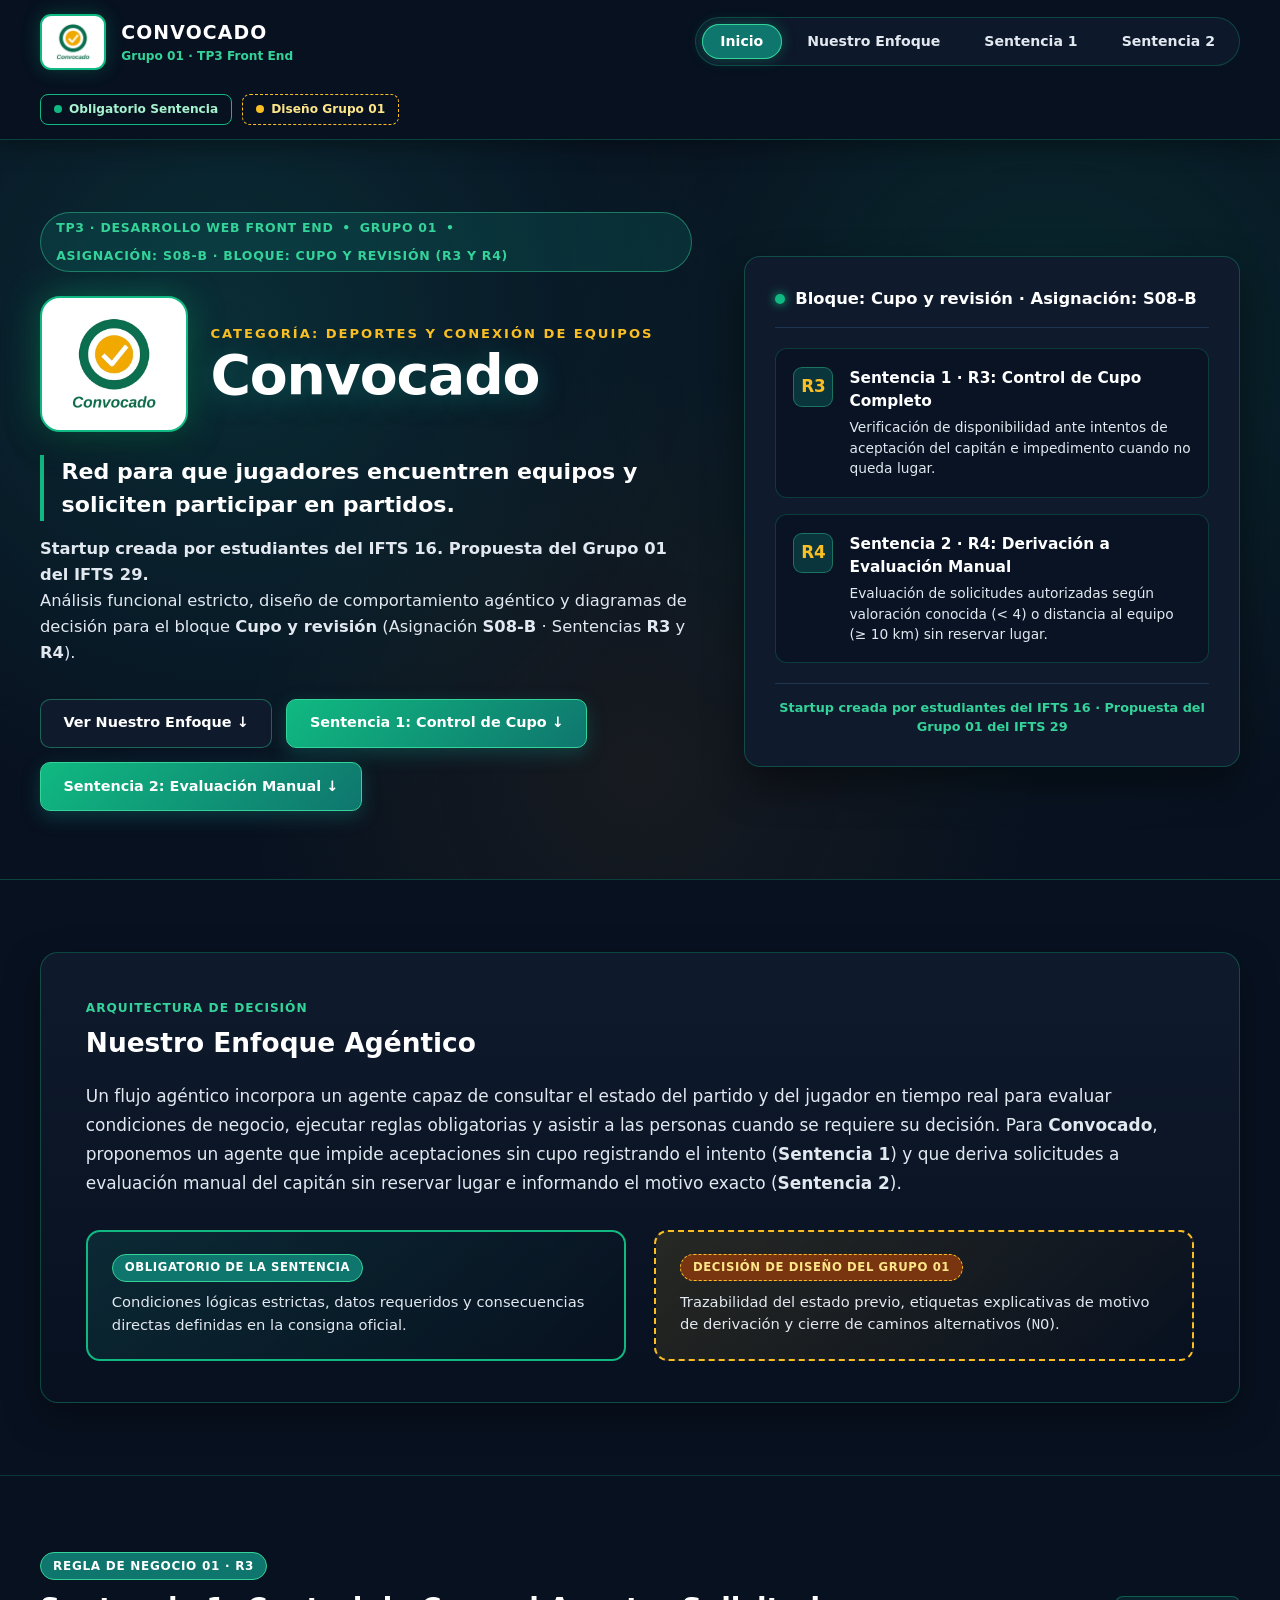
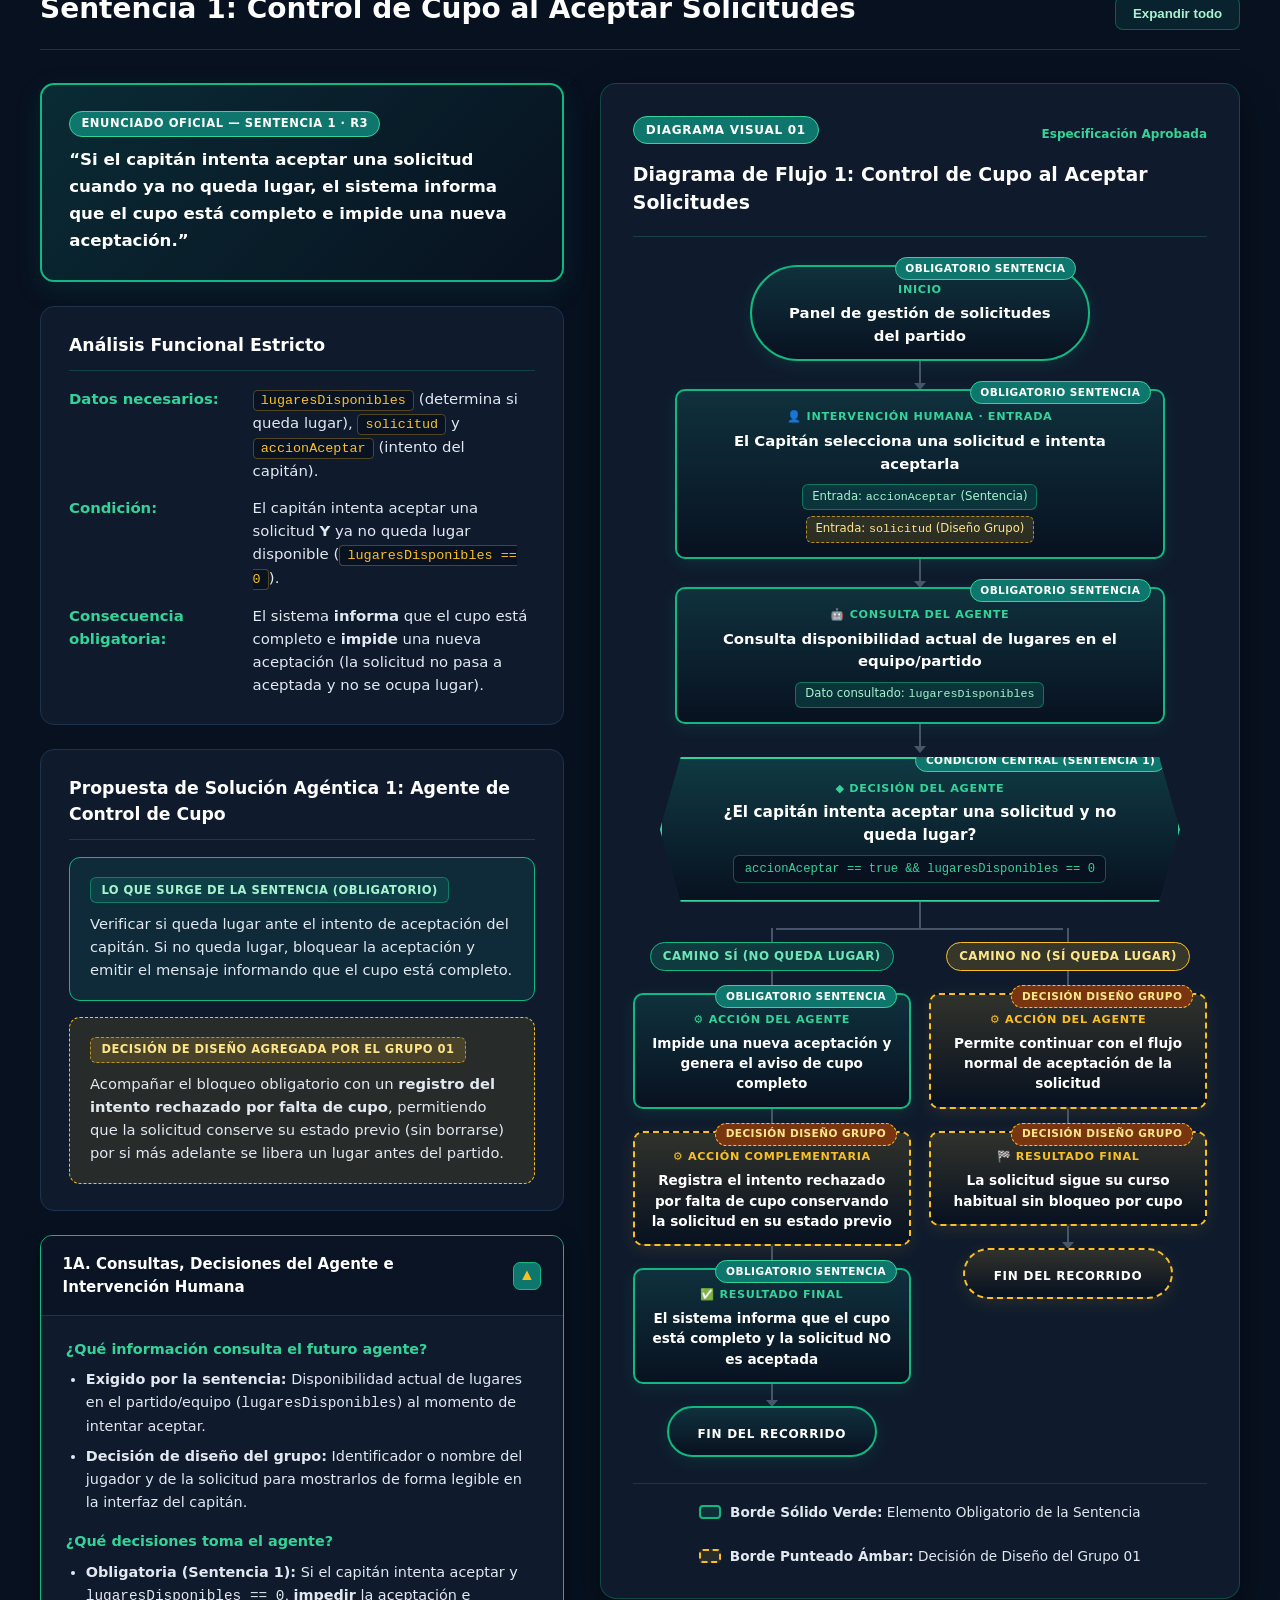
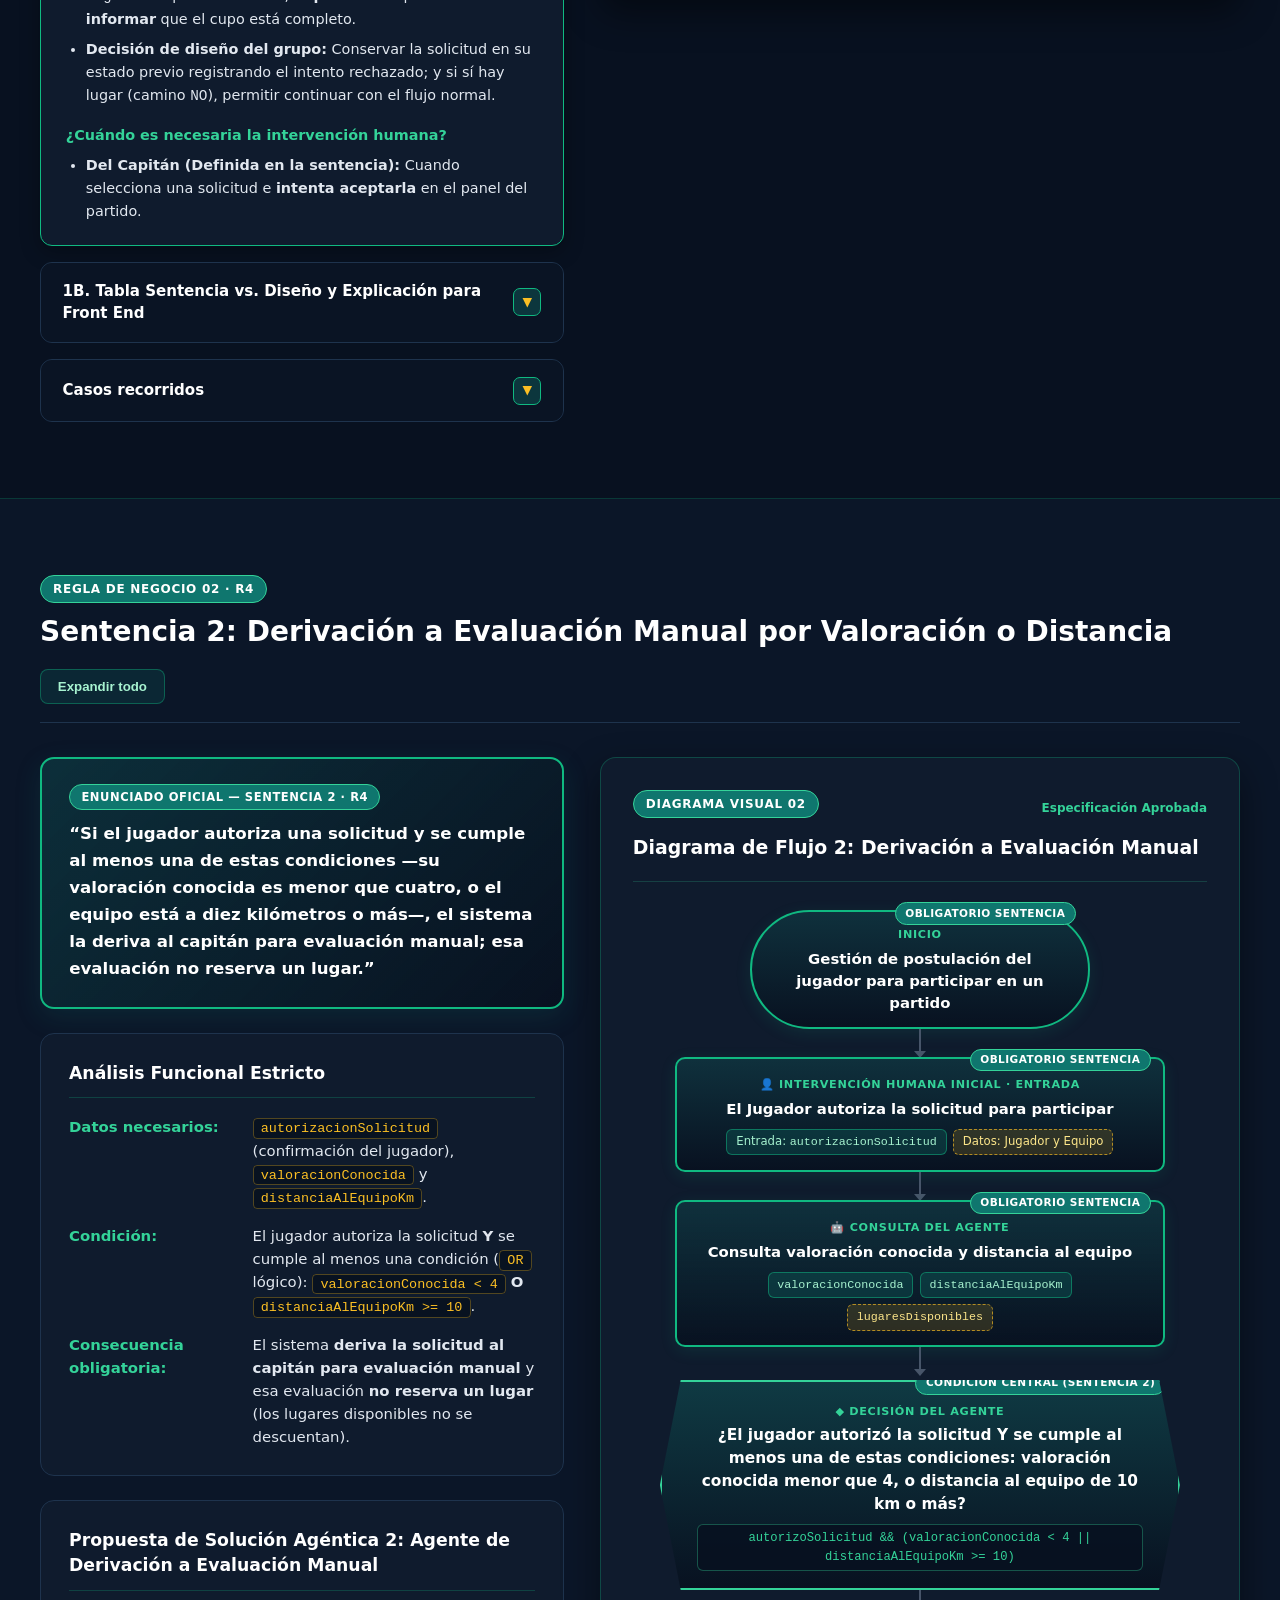
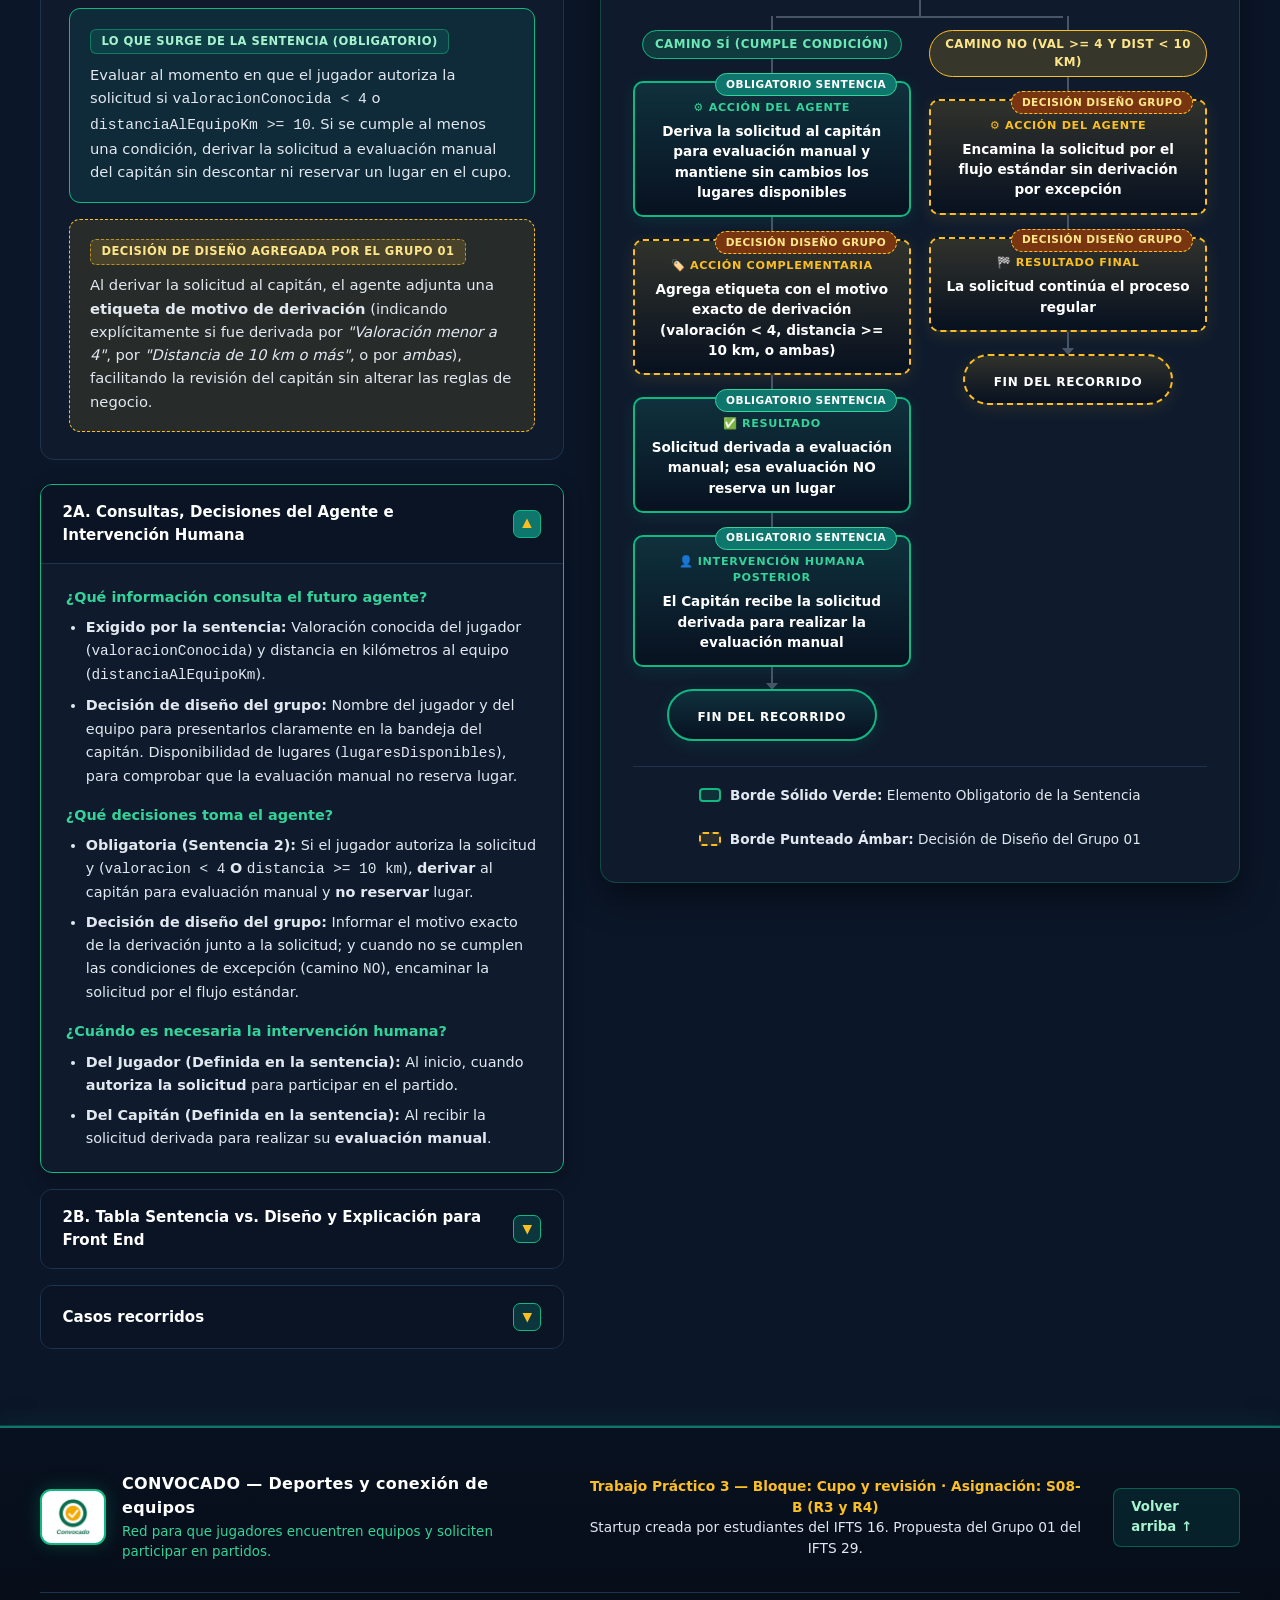
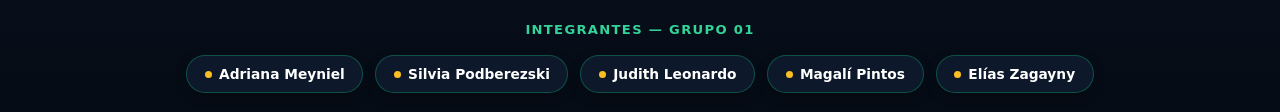
<file: index.html>
<!DOCTYPE html>
<html lang="es">
<head>
  <meta charset="UTF-8" />
  <meta name="viewport" content="width=device-width, initial-scale=1.0" />
  <title>Convocado — Solución Agéntica | Grupo 01 (TP3 Front End)</title>
  <meta name="description" content="Landing de análisis funcional, propuestas agénticas y diagramas de flujo para la startup deportiva Convocado — Grupo 01." />
  <link rel="stylesheet" href="diagramas.css" />
  <link rel="stylesheet" href="styles.css" />
</head>
<body>

  <!-- =====================================================================
       HEADER STICKY (NAVEGACIÓN DESKTOP)
       ===================================================================== -->
  <header class="site-header" id="top">
    <div class="header-container">
      <a href="#inicio" class="brand-logo" aria-label="Convocado - Ir al inicio">
        <div class="header-logo-container">
          <img src="assets/logo.webp" alt="Logo original de la startup Convocado" class="convocado-logo-img" />
        </div>
        <div class="brand-text">
          <span class="brand-name">CONVOCADO</span>
          <span class="brand-group">Grupo 01 · TP3 Front End</span>
        </div>
      </a>

      <nav class="main-nav" aria-label="Navegación principal">
        <a href="#inicio" class="nav-link active">Inicio</a>
        <a href="#nuestro-enfoque" class="nav-link">Nuestro Enfoque</a>
        <a href="#sentencia-1" class="nav-link">Sentencia 1</a>
        <a href="#sentencia-2" class="nav-link">Sentencia 2</a>
      </nav>

      <div class="header-legend" aria-label="Referencias visuales">
        <span class="legend-chip chip-mandatory" title="Surge estrictamente de la sentencia">
          <span class="dot dot-mandatory"></span> Obligatorio Sentencia
        </span>
        <span class="legend-chip chip-design" title="Decisión de diseño agregada por el Grupo 01">
          <span class="dot dot-design"></span> Diseño Grupo 01
        </span>
      </div>
    </div>
  </header>

  <main>

    <!-- ===================================================================
         SECCIÓN 1: HERO / PRESENTACIÓN DE LA STARTUP (#inicio)
         =================================================================== -->
    <section id="inicio" class="hero-section">
      <div class="section-container hero-grid">
        <div class="hero-content">
          <div class="eyebrow-badge">
            <span>TP3 · Desarrollo Web Front End</span>
            <span class="separator">•</span>
            <span>Grupo 01</span>
            <span class="separator">•</span>
            <span>Asignación: S08-B · Bloque: Cupo y revisión (R3 y R4)</span>
          </div>

          <div class="hero-brand-lockup">
            <div class="hero-logo-container">
              <img src="assets/logo.webp" alt="Logo original de la startup Convocado" class="convocado-logo-img" />
            </div>
            <div>
              <p class="startup-label">CATEGORÍA: DEPORTES Y CONEXIÓN DE EQUIPOS</p>
              <h1 class="hero-title">Convocado</h1>
            </div>
          </div>

          <p class="hero-objective">
            Red para que jugadores encuentren equipos y soliciten participar en partidos.
          </p>

          <p class="hero-description">
            <strong>Startup creada por estudiantes del IFTS 16. Propuesta del Grupo 01 del IFTS 29.</strong><br />
            Análisis funcional estricto, diseño de comportamiento agéntico y diagramas de decisión para el bloque <strong>Cupo y revisión</strong> (Asignación <strong>S08-B</strong> · Sentencias <strong>R3</strong> y <strong>R4</strong>).
          </p>

          <div class="hero-actions">
            <a href="#nuestro-enfoque" class="btn btn-secondary">Ver Nuestro Enfoque ↓</a>
            <a href="#sentencia-1" class="btn btn-primary">Sentencia 1: Control de Cupo ↓</a>
            <a href="#sentencia-2" class="btn btn-primary">Sentencia 2: Evaluación Manual ↓</a>
          </div>
        </div>

        <aside class="hero-summary-card" aria-label="Resumen de reglas asignadas al Grupo 01">
          <div class="summary-card-header">
            <span class="status-indicator"></span>
            <h2>Bloque: Cupo y revisión · Asignación: S08-B</h2>
          </div>
          <div class="summary-rules">
            <div class="summary-rule-item">
              <span class="rule-num">R3</span>
              <div>
                <h3>Sentencia 1 · R3: Control de Cupo Completo</h3>
                <p>Verificación de disponibilidad ante intentos de aceptación del capitán e impedimento cuando no queda lugar.</p>
              </div>
            </div>
            <div class="summary-rule-item">
              <span class="rule-num">R4</span>
              <div>
                <h3>Sentencia 2 · R4: Derivación a Evaluación Manual</h3>
                <p>Evaluación de solicitudes autorizadas según valoración conocida (&lt; 4) o distancia al equipo (&ge; 10 km) sin reservar lugar.</p>
              </div>
            </div>
          </div>
          <div class="summary-card-footer">
            <span>Startup creada por estudiantes del IFTS 16 · Propuesta del Grupo 01 del IFTS 29</span>
          </div>
        </aside>
      </div>
    </section>

    <!-- ===================================================================
         SECCIÓN 2: NUESTRO ENFOQUE (#nuestro-enfoque)
         =================================================================== -->
    <section id="nuestro-enfoque" class="approach-section">
      <div class="section-container">
        <div class="approach-card">
          <div class="approach-header">
            <span class="section-tag">Arquitectura de Decisión</span>
            <h2>Nuestro Enfoque Agéntico</h2>
          </div>
          <p class="approach-lead">
            Un flujo agéntico incorpora un agente capaz de consultar el estado del partido y del jugador en tiempo real para evaluar condiciones de negocio, ejecutar reglas obligatorias y asistir a las personas cuando se requiere su decisión. Para <strong>Convocado</strong>, proponemos un agente que impide aceptaciones sin cupo registrando el intento (<strong>Sentencia 1</strong>) y que deriva solicitudes a evaluación manual del capitán sin reservar lugar e informando el motivo exacto (<strong>Sentencia 2</strong>).
          </p>
          <div class="origin-comparison-banner">
            <div class="origin-box origin-mandatory">
              <span class="origin-badge badge-mandatory">Obligatorio de la Sentencia</span>
              <p>Condiciones lógicas estrictas, datos requeridos y consecuencias directas definidas en la consigna oficial.</p>
            </div>
            <div class="origin-box origin-design">
              <span class="origin-badge badge-design">Decisión de Diseño del Grupo 01</span>
              <p>Trazabilidad del estado previo, etiquetas explicativas de motivo de derivación y cierre de caminos alternativos (<code>NO</code>).</p>
            </div>
          </div>
        </div>
      </div>
    </section>

    <!-- ===================================================================
         SECCIÓN 3: BLOQUE SENTENCIA 1 (#sentencia-1)
         Grid Desktop: Columna Izquierda (45%) + Columna Derecha Diagrama (55%)
         =================================================================== -->
    <section id="sentencia-1" class="sentence-section">
      <div class="section-container">
        <div class="section-heading-bar">
          <div>
            <span class="sentence-tag">Regla de Negocio 01 · R3</span>
            <h2 class="section-main-title">Sentencia 1: Control de Cupo al Aceptar Solicitudes</h2>
          </div>
          <div class="quick-controls">
            <button type="button" class="btn-ghost js-toggle-details" data-target="sentencia-1" aria-expanded="false">
              Expandir todo
            </button>
          </div>
        </div>

        <div class="sentence-split-layout">

          <!-- COLUMNA IZQUIERDA (45%): SENTENCIA, ANÁLISIS, PROPUESTA Y DESPLEGABLES -->
          <div class="sentence-left-col">

            <!-- Cita oficial de la Sentencia 1 -->
            <div class="official-sentence-box">
              <div class="box-label">
                <span class="badge-mandatory-inline">Enunciado Oficial — Sentencia 1 · R3</span>
              </div>
              <blockquote>
                “Si el capitán intenta aceptar una solicitud cuando ya no queda lugar, el sistema informa que el cupo está completo e impide una nueva aceptación.”
              </blockquote>
            </div>

            <!-- Tarjeta de Análisis Funcional Estricto -->
            <article class="info-card">
              <h3 class="card-title">Análisis Funcional Estricto</h3>
              <ul class="analysis-list">
                <li>
                  <span class="analysis-key">Datos necesarios:</span>
                  <div class="analysis-val">
                    <code>lugaresDisponibles</code> (determina si queda lugar), <code>solicitud</code> y <code>accionAceptar</code> (intento del capitán).
                  </div>
                </li>
                <li>
                  <span class="analysis-key">Condición:</span>
                  <div class="analysis-val">
                    El capitán intenta aceptar una solicitud <strong>Y</strong> ya no queda lugar disponible (<code>lugaresDisponibles == 0</code>).
                  </div>
                </li>
                <li>
                  <span class="analysis-key">Consecuencia obligatoria:</span>
                  <div class="analysis-val">
                    El sistema <strong>informa</strong> que el cupo está completo e <strong>impide</strong> una nueva aceptación (la solicitud no pasa a aceptada y no se ocupa lugar).
                  </div>
                </li>
              </ul>
            </article>

            <!-- Tarjeta de Propuesta Agéntica 1 -->
            <article class="info-card proposal-card">
              <h3 class="card-title">Propuesta de Solución Agéntica 1: Agente de Control de Cupo</h3>

              <div class="proposal-split-block mandatory-block">
                <span class="origin-pill pill-mandatory">Lo que surge de la sentencia (Obligatorio)</span>
                <p>
                  Verificar si queda lugar ante el intento de aceptación del capitán. Si no queda lugar, bloquear la aceptación y emitir el mensaje informando que el cupo está completo.
                </p>
              </div>

              <div class="proposal-split-block design-block">
                <span class="origin-pill pill-design">Decisión de diseño agregada por el Grupo 01</span>
                <p>
                  Acompañar el bloqueo obligatorio con un <strong>registro del intento rechazado por falta de cupo</strong>, permitiendo que la solicitud conserve su estado previo (sin borrarse) por si más adelante se libera un lugar antes del partido.
                </p>
              </div>
            </article>

            <!-- DESPLEGABLES (DETAILS / SUMMARY) DE SENTENCIA 1 -->
            <div class="accordions-group">

              <details class="custom-details" open>
                <summary class="details-summary">
                  <span>1A. Consultas, Decisiones del Agente e Intervención Humana</span>
                  <span class="summary-chevron" aria-hidden="true">▼</span>
                </summary>
                <div class="details-body">
                  <h4>¿Qué información consulta el futuro agente?</h4>
                  <ul>
                    <li><strong>Exigido por la sentencia:</strong> Disponibilidad actual de lugares en el partido/equipo (<code>lugaresDisponibles</code>) al momento de intentar aceptar.</li>
                    <li><strong>Decisión de diseño del grupo:</strong> Identificador o nombre del jugador y de la solicitud para mostrarlos de forma legible en la interfaz del capitán.</li>
                  </ul>

                  <h4>¿Qué decisiones toma el agente?</h4>
                  <ul>
                    <li><strong>Obligatoria (Sentencia 1):</strong> Si el capitán intenta aceptar y <code>lugaresDisponibles == 0</code>, <strong>impedir</strong> la aceptación e <strong>informar</strong> que el cupo está completo.</li>
                    <li><strong>Decisión de diseño del grupo:</strong> Conservar la solicitud en su estado previo registrando el intento rechazado; y si sí hay lugar (camino <code>NO</code>), permitir continuar con el flujo normal.</li>
                  </ul>

                  <h4>¿Cuándo es necesaria la intervención humana?</h4>
                  <ul>
                    <li><strong>Del Capitán (Definida en la sentencia):</strong> Cuando selecciona una solicitud e <strong>intenta aceptarla</strong> en el panel del partido.</li>
                  </ul>
                </div>
              </details>

              <details class="custom-details">
                <summary class="details-summary">
                  <span>1B. Tabla Sentencia vs. Diseño y Explicación para Front End</span>
                  <span class="summary-chevron" aria-hidden="true">▼</span>
                </summary>
                <div class="details-body">
                  <h4>Separación entre Sentencia 1 y Decisiones de Diseño</h4>
                  <table class="origin-table">
                    <thead>
                      <tr>
                        <th>Elemento del Flujo</th>
                        <th>Origen</th>
                      </tr>
                    </thead>
                    <tbody>
                      <tr>
                        <td>Intervención del capitán intentando aceptar una solicitud</td>
                        <td><span class="table-badge badge-mandatory">Obligatorio Sentencia</span></td>
                      </tr>
                      <tr>
                        <td>Consulta de si queda lugar disponible</td>
                        <td><span class="table-badge badge-mandatory">Obligatorio Sentencia</span></td>
                      </tr>
                      <tr>
                        <td>Decisión: <em>“¿El capitán intenta aceptar una solicitud y no queda lugar?”</em></td>
                        <td><span class="table-badge badge-mandatory">Obligatorio Sentencia</span></td>
                      </tr>
                      <tr>
                        <td>Camino SÍ: Informar cupo completo e impedir nueva aceptación</td>
                        <td><span class="table-badge badge-mandatory">Obligatorio Sentencia</span></td>
                      </tr>
                      <tr>
                        <td>Conservar solicitud en estado previo con registro del intento</td>
                        <td><span class="table-badge badge-design">Diseño Grupo 01</span></td>
                      </tr>
                      <tr>
                        <td>Camino NO: Continuar flujo normal cuando sí hay lugar</td>
                        <td><span class="table-badge badge-design">Diseño Grupo 01</span></td>
                      </tr>
                    </tbody>
                  </table>

                  <h4>Explicación Clara para Estudiantes de Front End</h4>
                  <p>
                    <strong>Regla obligatoria:</strong> Cuando el capitán presiona el botón <code>"Aceptar"</code>, evaluamos <code>if (lugaresDisponibles === 0)</code>. Si no hay lugar, no sumamos al jugador y mostramos en pantalla el mensaje obligatorio: <em>"El cupo está completo"</em>.
                  </p>
                  <p>
                    <strong>Decisión de diseño en interfaz:</strong> Mantener visible el contador (<code>Lugares disponibles: 0</code>) y destacar visualmente la alerta para que el capitán comprenda de inmediato por qué su acción fue impedida.
                  </p>
                </div>
              </details>

              <details class="custom-details">
                <summary class="details-summary">
                  <span>Casos recorridos</span>
                  <span class="summary-chevron" aria-hidden="true">▼</span>
                </summary>
                <div class="details-body">
                  <table class="origin-table">
                    <thead>
                      <tr>
                        <th>Entrada</th>
                        <th>Qué evalúa el agente</th>
                        <th>Camino SÍ/NO</th>
                        <th>Resultado</th>
                      </tr>
                    </thead>
                    <tbody>
                      <tr>
                        <td><strong>Cumple:</strong> el capitán intenta aceptar y <code>lugaresDisponibles = 0</code>. <span class="table-badge badge-mandatory">Obligatorio Sentencia</span></td>
                        <td>Si el capitán intenta aceptar y no queda lugar (<code>lugaresDisponibles == 0</code>). <span class="table-badge badge-mandatory">Obligatorio Sentencia</span></td>
                        <td>SÍ <span class="table-badge badge-mandatory">Obligatorio Sentencia</span></td>
                        <td>Informa <em>"cupo completo"</em> e impide la aceptación. <span class="table-badge badge-mandatory">Obligatorio Sentencia</span></td>
                      </tr>
                      <tr>
                        <td><strong>No cumple:</strong> el capitán intenta aceptar y <code>lugaresDisponibles = 2</code>. <span class="table-badge badge-mandatory">Obligatorio Sentencia</span></td>
                        <td>Si el capitán intenta aceptar y no queda lugar. <span class="table-badge badge-mandatory">Obligatorio Sentencia</span></td>
                        <td>NO <span class="table-badge badge-design">Diseño Grupo 01</span></td>
                        <td>Sigue el flujo normal de aceptación. <span class="table-badge badge-design">Diseño Grupo 01</span></td>
                      </tr>
                      <tr>
                        <td><strong>Caso límite:</strong> <code>lugaresDisponibles = 1</code> y el capitán intenta aceptar. <span class="table-badge badge-design">Diseño Grupo 01</span></td>
                        <td>Si el capitán intenta aceptar y no queda lugar. <span class="table-badge badge-mandatory">Obligatorio Sentencia</span></td>
                        <td>NO (primer intento) <span class="table-badge badge-design">Diseño Grupo 01</span></td>
                        <td>El capitán acepta y queda <code>0</code> lugares. <span class="table-badge badge-design">Diseño Grupo 01</span> El siguiente intento de aceptar cae en la regla de la sentencia: informa cupo completo e impide la aceptación. <span class="table-badge badge-mandatory">Obligatorio Sentencia</span></td>
                      </tr>
                      <tr>
                        <td><strong>Caso límite:</strong> <code>lugaresDisponibles = 0</code> justo después de aceptar al último jugador (incluye un segundo clic o un segundo capitán intentando aceptar). <span class="table-badge badge-design">Diseño Grupo 01</span></td>
                        <td>Si el capitán intenta aceptar y no queda lugar (<code>lugaresDisponibles == 0</code>). <span class="table-badge badge-mandatory">Obligatorio Sentencia</span></td>
                        <td>SÍ <span class="table-badge badge-mandatory">Obligatorio Sentencia</span></td>
                        <td>Informa <em>"cupo completo"</em> e impide la aceptación; el contador no cambia. <span class="table-badge badge-mandatory">Obligatorio Sentencia</span></td>
                      </tr>
                    </tbody>
                  </table>
                </div>
              </details>

            </div>
          </div>

          <!-- COLUMNA DERECHA (55%): DIAGRAMA DE FLUJO VISUAL 1 (REUTILIZADO) -->
          <div class="sentence-right-col">
            <div class="diagram-card">
              <div class="diagram-header">
                <div class="diagram-header-top">
                  <span class="sentence-tag">Diagrama Visual 01</span>
                  <span class="diagram-status">Especificación Aprobada</span>
                </div>
                <h3>Diagrama de Flujo 1: Control de Cupo al Aceptar Solicitudes</h3>
              </div>

              <div class="flowchart">
                <!-- 1. INICIO -->
                <div class="node node-terminal node-mandatory">
                  <span class="node-origin-badge badge-mandatory">Obligatorio Sentencia</span>
                  <div class="node-type">INICIO</div>
                  <div class="node-title">Panel de gestión de solicitudes del partido</div>
                </div>

                <div class="connector-vertical"></div>

                <!-- 2. INTERVENCIÓN HUMANA + ENTRADA -->
                <div class="node node-human node-mandatory">
                  <span class="node-origin-badge badge-mandatory">Obligatorio Sentencia</span>
                  <div class="node-type">👤 INTERVENCIÓN HUMANA · ENTRADA</div>
                  <div class="node-title">El Capitán selecciona una solicitud e intenta aceptarla</div>
                  <div class="node-meta">
                    <span class="meta-pill pill-mandatory">Entrada: <code>accionAceptar</code> (Sentencia)</span>
                    <span class="meta-pill pill-design">Entrada: <code>solicitud</code> (Diseño Grupo)</span>
                  </div>
                </div>

                <div class="connector-vertical"></div>

                <!-- 3. CONSULTA DEL AGENTE -->
                <div class="node node-agent-query node-mandatory">
                  <span class="node-origin-badge badge-mandatory">Obligatorio Sentencia</span>
                  <div class="node-type">🤖 CONSULTA DEL AGENTE</div>
                  <div class="node-title">Consulta disponibilidad actual de lugares en el equipo/partido</div>
                  <div class="node-meta">
                    <span class="meta-pill pill-mandatory">Dato consultado: <code>lugaresDisponibles</code></span>
                  </div>
                </div>

                <div class="connector-vertical"></div>

                <!-- 4. DECISIÓN CENTRAL -->
                <div class="decision-wrapper">
                  <div class="node node-decision node-mandatory">
                    <span class="node-origin-badge badge-mandatory">Condición Central (Sentencia 1)</span>
                    <div class="node-type">◆ DECISIÓN DEL AGENTE</div>
                    <div class="node-question">
                      ¿El capitán intenta aceptar una solicitud y no queda lugar?
                    </div>
                    <div class="node-code"><code>accionAceptar == true && lugaresDisponibles == 0</code></div>
                  </div>
                </div>

                <!-- BIFURCACIÓN SÍ / NO -->
                <div class="branches-container">
                  <div class="branch-split-bar"></div>

                  <!-- CAMINO SÍ -->
                  <div class="branch-column branch-yes">
                    <div class="branch-badge badge-yes">CAMINO SÍ (No queda lugar)</div>
                    <div class="connector-vertical short"></div>

                    <div class="node node-action node-mandatory">
                      <span class="node-origin-badge badge-mandatory">Obligatorio Sentencia</span>
                      <div class="node-type">⚙️ ACCIÓN DEL AGENTE</div>
                      <div class="node-title">Impide una nueva aceptación y genera el aviso de cupo completo</div>
                    </div>

                    <div class="connector-vertical short"></div>

                    <div class="node node-action node-design">
                      <span class="node-origin-badge badge-design">Decisión Diseño Grupo</span>
                      <div class="node-type">⚙️ ACCIÓN COMPLEMENTARIA</div>
                      <div class="node-title">Registra el intento rechazado por falta de cupo conservando la solicitud en su estado previo</div>
                    </div>

                    <div class="connector-vertical short"></div>

                    <div class="node node-result node-mandatory">
                      <span class="node-origin-badge badge-mandatory">Obligatorio Sentencia</span>
                      <div class="node-type">✅ RESULTADO FINAL</div>
                      <div class="node-title">El sistema informa que el cupo está completo y la solicitud NO es aceptada</div>
                    </div>

                    <div class="connector-vertical short"></div>

                    <div class="node node-terminal-end node-mandatory">
                      FIN DEL RECORRIDO
                    </div>
                  </div>

                  <!-- CAMINO NO -->
                  <div class="branch-column branch-no">
                    <div class="branch-badge badge-no">CAMINO NO (Sí queda lugar)</div>
                    <div class="connector-vertical short"></div>

                    <div class="node node-action node-design">
                      <span class="node-origin-badge badge-design">Decisión Diseño Grupo</span>
                      <div class="node-type">⚙️ ACCIÓN DEL AGENTE</div>
                      <div class="node-title">Permite continuar con el flujo normal de aceptación de la solicitud</div>
                    </div>

                    <div class="connector-vertical short"></div>

                    <div class="node node-result node-design">
                      <span class="node-origin-badge badge-design">Decisión Diseño Grupo</span>
                      <div class="node-type">🏁 RESULTADO FINAL</div>
                      <div class="node-title">La solicitud sigue su curso habitual sin bloqueo por cupo</div>
                    </div>

                    <div class="connector-vertical short"></div>

                    <div class="node node-terminal-end node-design">
                      FIN DEL RECORRIDO
                    </div>
                  </div>
                </div>
              </div>

              <!-- Pie de leyenda del diagrama -->
              <div class="diagram-footer-legend">
                <div class="legend-item">
                  <span class="legend-swatch swatch-mandatory"></span>
                  <span><strong>Borde Sólido Verde:</strong> Elemento Obligatorio de la Sentencia</span>
                </div>
                <div class="legend-item">
                  <span class="legend-swatch swatch-design"></span>
                  <span><strong>Borde Punteado Ámbar:</strong> Decisión de Diseño del Grupo 01</span>
                </div>
              </div>
            </div>
          </div>

        </div>
      </div>
    </section>

    <!-- ===================================================================
         SECCIÓN 4: BLOQUE SENTENCIA 2 (#sentencia-2)
         Grid Desktop: Columna Izquierda (45%) + Columna Derecha Diagrama (55%)
         =================================================================== -->
    <section id="sentencia-2" class="sentence-section alt-bg">
      <div class="section-container">
        <div class="section-heading-bar">
          <div>
            <span class="sentence-tag">Regla de Negocio 02 · R4</span>
            <h2 class="section-main-title">Sentencia 2: Derivación a Evaluación Manual por Valoración o Distancia</h2>
          </div>
          <div class="quick-controls">
            <button type="button" class="btn-ghost js-toggle-details" data-target="sentencia-2" aria-expanded="false">
              Expandir todo
            </button>
          </div>
        </div>

        <div class="sentence-split-layout">

          <!-- COLUMNA IZQUIERDA (45%): SENTENCIA, ANÁLISIS, PROPUESTA Y DESPLEGABLES -->
          <div class="sentence-left-col">

            <!-- Cita oficial de la Sentencia 2 -->
            <div class="official-sentence-box">
              <div class="box-label">
                <span class="badge-mandatory-inline">Enunciado Oficial — Sentencia 2 · R4</span>
              </div>
              <blockquote>
                “Si el jugador autoriza una solicitud y se cumple al menos una de estas condiciones —su valoración conocida es menor que cuatro, o el equipo está a diez kilómetros o más—, el sistema la deriva al capitán para evaluación manual; esa evaluación no reserva un lugar.”
              </blockquote>
            </div>

            <!-- Tarjeta de Análisis Funcional Estricto -->
            <article class="info-card">
              <h3 class="card-title">Análisis Funcional Estricto</h3>
              <ul class="analysis-list">
                <li>
                  <span class="analysis-key">Datos necesarios:</span>
                  <div class="analysis-val">
                    <code>autorizacionSolicitud</code> (confirmación del jugador), <code>valoracionConocida</code> y <code>distanciaAlEquipoKm</code>.
                  </div>
                </li>
                <li>
                  <span class="analysis-key">Condición:</span>
                  <div class="analysis-val">
                    El jugador autoriza la solicitud <strong>Y</strong> se cumple al menos una condición (<code>OR</code> lógico): <code>valoracionConocida &lt; 4</code> <strong>O</strong> <code>distanciaAlEquipoKm &gt;= 10</code>.
                  </div>
                </li>
                <li>
                  <span class="analysis-key">Consecuencia obligatoria:</span>
                  <div class="analysis-val">
                    El sistema <strong>deriva la solicitud al capitán para evaluación manual</strong> y esa evaluación <strong>no reserva un lugar</strong> (los lugares disponibles no se descuentan).
                  </div>
                </li>
              </ul>
            </article>

            <!-- Tarjeta de Propuesta Agéntica 2 -->
            <article class="info-card proposal-card">
              <h3 class="card-title">Propuesta de Solución Agéntica 2: Agente de Derivación a Evaluación Manual</h3>

              <div class="proposal-split-block mandatory-block">
                <span class="origin-pill pill-mandatory">Lo que surge de la sentencia (Obligatorio)</span>
                <p>
                  Evaluar al momento en que el jugador autoriza la solicitud si <code>valoracionConocida &lt; 4</code> o <code>distanciaAlEquipoKm &gt;= 10</code>. Si se cumple al menos una condición, derivar la solicitud a evaluación manual del capitán sin descontar ni reservar un lugar en el cupo.
                </p>
              </div>

              <div class="proposal-split-block design-block">
                <span class="origin-pill pill-design">Decisión de diseño agregada por el Grupo 01</span>
                <p>
                  Al derivar la solicitud al capitán, el agente adjunta una <strong>etiqueta de motivo de derivación</strong> (indicando explícitamente si fue derivada por <em>"Valoración menor a 4"</em>, por <em>"Distancia de 10 km o más"</em>, o por <em>ambas</em>), facilitando la revisión del capitán sin alterar las reglas de negocio.
                </p>
              </div>
            </article>

            <!-- DESPLEGABLES (DETAILS / SUMMARY) DE SENTENCIA 2 -->
            <div class="accordions-group">

              <details class="custom-details" open>
                <summary class="details-summary">
                  <span>2A. Consultas, Decisiones del Agente e Intervención Humana</span>
                  <span class="summary-chevron" aria-hidden="true">▼</span>
                </summary>
                <div class="details-body">
                  <h4>¿Qué información consulta el futuro agente?</h4>
                  <ul>
                    <li><strong>Exigido por la sentencia:</strong> Valoración conocida del jugador (<code>valoracionConocida</code>) y distancia en kilómetros al equipo (<code>distanciaAlEquipoKm</code>).</li>
                    <li><strong>Decisión de diseño del grupo:</strong> Nombre del jugador y del equipo para presentarlos claramente en la bandeja del capitán. Disponibilidad de lugares (<code>lugaresDisponibles</code>), para comprobar que la evaluación manual no reserva lugar.</li>
                  </ul>

                  <h4>¿Qué decisiones toma el agente?</h4>
                  <ul>
                    <li><strong>Obligatoria (Sentencia 2):</strong> Si el jugador autoriza la solicitud y (<code>valoracion &lt; 4</code> <strong>O</strong> <code>distancia &gt;= 10 km</code>), <strong>derivar</strong> al capitán para evaluación manual y <strong>no reservar</strong> lugar.</li>
                    <li><strong>Decisión de diseño del grupo:</strong> Informar el motivo exacto de la derivación junto a la solicitud; y cuando no se cumplen las condiciones de excepción (camino <code>NO</code>), encaminar la solicitud por el flujo estándar.</li>
                  </ul>

                  <h4>¿Cuándo es necesaria la intervención humana?</h4>
                  <ul>
                    <li><strong>Del Jugador (Definida en la sentencia):</strong> Al inicio, cuando <strong>autoriza la solicitud</strong> para participar en el partido.</li>
                    <li><strong>Del Capitán (Definida en la sentencia):</strong> Al recibir la solicitud derivada para realizar su <strong>evaluación manual</strong>.</li>
                  </ul>
                </div>
              </details>

              <details class="custom-details">
                <summary class="details-summary">
                  <span>2B. Tabla Sentencia vs. Diseño y Explicación para Front End</span>
                  <span class="summary-chevron" aria-hidden="true">▼</span>
                </summary>
                <div class="details-body">
                  <h4>Separación entre Sentencia 2 y Decisiones de Diseño</h4>
                  <table class="origin-table">
                    <thead>
                      <tr>
                        <th>Elemento del Flujo</th>
                        <th>Origen</th>
                      </tr>
                    </thead>
                    <tbody>
                      <tr>
                        <td>Intervención inicial del jugador autorizando la solicitud</td>
                        <td><span class="table-badge badge-mandatory">Obligatorio Sentencia</span></td>
                      </tr>
                      <tr>
                        <td>Consulta de valoración conocida (&lt; 4) y distancia (&ge; 10 km)</td>
                        <td><span class="table-badge badge-mandatory">Obligatorio Sentencia</span></td>
                      </tr>
                      <tr>
                        <td>Decisión: <em>“¿El jugador autorizó la solicitud Y se cumple al menos una de estas condiciones: valoración conocida menor que 4, o distancia al equipo de 10 km o más?”</em></td>
                        <td><span class="table-badge badge-mandatory">Obligatorio Sentencia</span></td>
                      </tr>
                      <tr>
                        <td>Camino SÍ: Derivar al capitán para evaluación manual y no reservar lugar</td>
                        <td><span class="table-badge badge-mandatory">Obligatorio Sentencia</span></td>
                      </tr>
                      <tr>
                        <td>Intervención humana del capitán para realizar la evaluación manual</td>
                        <td><span class="table-badge badge-mandatory">Obligatorio Sentencia</span></td>
                      </tr>
                      <tr>
                        <td>Etiqueta informativa con el motivo específico de derivación</td>
                        <td><span class="table-badge badge-design">Diseño Grupo 01</span></td>
                      </tr>
                      <tr>
                        <td>Camino NO: Encaminar por flujo estándar sin excepción</td>
                        <td><span class="table-badge badge-design">Diseño Grupo 01</span></td>
                      </tr>
                    </tbody>
                  </table>

                  <h4>Explicación Clara para Estudiantes de Front End</h4>
                  <p>
                    <strong>Regla obligatoria:</strong> Cuando el jugador presiona <code>"Autorizar solicitud"</code>, evaluamos con el operador lógico <code>OR</code> (<code>||</code>): <code>valoracionConocida &lt; 4 || distanciaAlEquipoKm &gt;= 10</code>. Si da <code>true</code>, la solicitud pasa a <strong>"Derivada al capitán para evaluación manual"</strong> y el contador de <code>lugaresDisponibles</code> permanece intacto (no reserva lugar).
                  </p>
                  <p>
                    <strong>Decisión de diseño en interfaz:</strong> Mostrar al lado de la solicitud derivada una etiqueta con la causa exacta (ej. <em>"Motivo: Valoración menor a 4"</em> o <em>"Motivo: Equipo a 10 km o más"</em>).
                  </p>
                </div>
              </details>

              <details class="custom-details">
                <summary class="details-summary">
                  <span>Casos recorridos</span>
                  <span class="summary-chevron" aria-hidden="true">▼</span>
                </summary>
                <div class="details-body">
                  <table class="origin-table">
                    <thead>
                      <tr>
                        <th>Entrada</th>
                        <th>Qué evalúa el agente</th>
                        <th>Camino SÍ/NO</th>
                        <th>Resultado</th>
                      </tr>
                    </thead>
                    <tbody>
                      <tr>
                        <td><strong>Cumple:</strong> el jugador autoriza, valoración 3,5, equipo a 4 km. <span class="table-badge badge-mandatory">Obligatorio Sentencia</span></td>
                        <td>Si el jugador autorizó la solicitud y se cumple al menos una condición: valoración conocida menor que 4 o distancia al equipo de 10 km o más. <span class="table-badge badge-mandatory">Obligatorio Sentencia</span></td>
                        <td>SÍ <span class="table-badge badge-mandatory">Obligatorio Sentencia</span></td>
                        <td>Se deriva al capitán para evaluación manual y no reserva lugar. <span class="table-badge badge-mandatory">Obligatorio Sentencia</span></td>
                      </tr>
                      <tr>
                        <td><strong>No cumple:</strong> el jugador autoriza, valoración 4,5, equipo a 5 km. <span class="table-badge badge-mandatory">Obligatorio Sentencia</span></td>
                        <td>Si el jugador autorizó la solicitud y se cumple al menos una condición: valoración conocida menor que 4 o distancia al equipo de 10 km o más. <span class="table-badge badge-mandatory">Obligatorio Sentencia</span></td>
                        <td>NO <span class="table-badge badge-design">Diseño Grupo 01</span></td>
                        <td>Flujo estándar. <span class="table-badge badge-design">Diseño Grupo 01</span></td>
                      </tr>
                      <tr>
                        <td><strong>Caso límite:</strong> el jugador autoriza, valoración 4,0 y equipo a 10 km. <span class="table-badge badge-mandatory">Obligatorio Sentencia</span></td>
                        <td>SÍ por la distancia (4,0 no es menor que 4, pero 10 km es <em>"diez kilómetros o más"</em>). <span class="table-badge badge-mandatory">Obligatorio Sentencia</span></td>
                        <td>SÍ <span class="table-badge badge-mandatory">Obligatorio Sentencia</span></td>
                        <td>Se deriva al capitán, que realiza la evaluación manual, y no reserva lugar. <span class="table-badge badge-mandatory">Obligatorio Sentencia</span></td>
                      </tr>
                      <tr>
                        <td><strong>Caso límite:</strong> el jugador autoriza, valoración 4,0 y equipo a 9,9 km. <span class="table-badge badge-mandatory">Obligatorio Sentencia</span></td>
                        <td>4,0 no es menor que 4 y 9,9 km no llega a diez kilómetros: no se cumple ninguna de las dos condiciones. <span class="table-badge badge-mandatory">Obligatorio Sentencia</span></td>
                        <td>NO <span class="table-badge badge-design">Diseño Grupo 01</span></td>
                        <td>Flujo estándar. <span class="table-badge badge-design">Diseño Grupo 01</span></td>
                      </tr>
                      <tr>
                        <td><strong>Caso límite:</strong> el jugador autoriza, valoración 3,9 y equipo a 5 km. <span class="table-badge badge-mandatory">Obligatorio Sentencia</span></td>
                        <td>SÍ por la valoración (3,9 es menor que 4), aunque 5 km no llega a diez kilómetros. <span class="table-badge badge-mandatory">Obligatorio Sentencia</span></td>
                        <td>SÍ <span class="table-badge badge-mandatory">Obligatorio Sentencia</span></td>
                        <td>Se deriva al capitán para evaluación manual y no reserva lugar. <span class="table-badge badge-mandatory">Obligatorio Sentencia</span></td>
                      </tr>
                    </tbody>
                  </table>
                </div>
              </details>

            </div>
          </div>

          <!-- COLUMNA DERECHA (55%): DIAGRAMA DE FLUJO VISUAL 2 (REUTILIZADO) -->
          <div class="sentence-right-col">
            <div class="diagram-card">
              <div class="diagram-header">
                <div class="diagram-header-top">
                  <span class="sentence-tag">Diagrama Visual 02</span>
                  <span class="diagram-status">Especificación Aprobada</span>
                </div>
                <h3>Diagrama de Flujo 2: Derivación a Evaluación Manual</h3>
              </div>

              <div class="flowchart">
                <!-- 1. INICIO -->
                <div class="node node-terminal node-mandatory">
                  <span class="node-origin-badge badge-mandatory">Obligatorio Sentencia</span>
                  <div class="node-type">INICIO</div>
                  <div class="node-title">Gestión de postulación del jugador para participar en un partido</div>
                </div>

                <div class="connector-vertical"></div>

                <!-- 2. INTERVENCIÓN HUMANA INICIAL + ENTRADA -->
                <div class="node node-human node-mandatory">
                  <span class="node-origin-badge badge-mandatory">Obligatorio Sentencia</span>
                  <div class="node-type">👤 INTERVENCIÓN HUMANA INICIAL · ENTRADA</div>
                  <div class="node-title">El Jugador autoriza la solicitud para participar</div>
                  <div class="node-meta">
                    <span class="meta-pill pill-mandatory">Entrada: <code>autorizacionSolicitud</code></span>
                    <span class="meta-pill pill-design">Datos: Jugador y Equipo</span>
                  </div>
                </div>

                <div class="connector-vertical"></div>

                <!-- 3. CONSULTA DEL AGENTE -->
                <div class="node node-agent-query node-mandatory">
                  <span class="node-origin-badge badge-mandatory">Obligatorio Sentencia</span>
                  <div class="node-type">🤖 CONSULTA DEL AGENTE</div>
                  <div class="node-title">Consulta valoración conocida y distancia al equipo</div>
                  <div class="node-meta">
                    <span class="meta-pill pill-mandatory"><code>valoracionConocida</code></span>
                    <span class="meta-pill pill-mandatory"><code>distanciaAlEquipoKm</code></span>
                    <span class="meta-pill pill-design"><code>lugaresDisponibles</code></span>
                  </div>
                </div>

                <div class="connector-vertical"></div>

                <!-- 4. DECISIÓN CENTRAL -->
                <div class="decision-wrapper">
                  <div class="node node-decision node-mandatory">
                    <span class="node-origin-badge badge-mandatory">Condición Central (Sentencia 2)</span>
                    <div class="node-type">◆ DECISIÓN DEL AGENTE</div>
                    <div class="node-question">
                      ¿El jugador autorizó la solicitud Y se cumple al menos una de estas condiciones: valoración conocida menor que 4, o distancia al equipo de 10 km o más?
                    </div>
                    <div class="node-code"><code>autorizoSolicitud && (valoracionConocida &lt; 4 || distanciaAlEquipoKm &gt;= 10)</code></div>
                  </div>
                </div>

                <!-- BIFURCACIÓN SÍ / NO -->
                <div class="branches-container">
                  <div class="branch-split-bar"></div>

                  <!-- CAMINO SÍ -->
                  <div class="branch-column branch-yes">
                    <div class="branch-badge badge-yes">CAMINO SÍ (Cumple condición)</div>
                    <div class="connector-vertical short"></div>

                    <div class="node node-action node-mandatory">
                      <span class="node-origin-badge badge-mandatory">Obligatorio Sentencia</span>
                      <div class="node-type">⚙️ ACCIÓN DEL AGENTE</div>
                      <div class="node-title">Deriva la solicitud al capitán para evaluación manual y mantiene sin cambios los lugares disponibles</div>
                    </div>

                    <div class="connector-vertical short"></div>

                    <div class="node node-action node-design">
                      <span class="node-origin-badge badge-design">Decisión Diseño Grupo</span>
                      <div class="node-type">🏷️ ACCIÓN COMPLEMENTARIA</div>
                      <div class="node-title">Agrega etiqueta con el motivo exacto de derivación (valoración &lt; 4, distancia &gt;= 10 km, o ambas)</div>
                    </div>

                    <div class="connector-vertical short"></div>

                    <div class="node node-result node-mandatory">
                      <span class="node-origin-badge badge-mandatory">Obligatorio Sentencia</span>
                      <div class="node-type">✅ RESULTADO</div>
                      <div class="node-title">Solicitud derivada a evaluación manual; esa evaluación NO reserva un lugar</div>
                    </div>

                    <div class="connector-vertical short"></div>

                    <div class="node node-human node-mandatory">
                      <span class="node-origin-badge badge-mandatory">Obligatorio Sentencia</span>
                      <div class="node-type">👤 INTERVENCIÓN HUMANA POSTERIOR</div>
                      <div class="node-title">El Capitán recibe la solicitud derivada para realizar la evaluación manual</div>
                    </div>

                    <div class="connector-vertical short"></div>

                    <div class="node node-terminal-end node-mandatory">
                      FIN DEL RECORRIDO
                    </div>
                  </div>

                  <!-- CAMINO NO -->
                  <div class="branch-column branch-no">
                    <div class="branch-badge badge-no">CAMINO NO (Val &gt;= 4 Y Dist &lt; 10 km)</div>
                    <div class="connector-vertical short"></div>

                    <div class="node node-action node-design">
                      <span class="node-origin-badge badge-design">Decisión Diseño Grupo</span>
                      <div class="node-type">⚙️ ACCIÓN DEL AGENTE</div>
                      <div class="node-title">Encamina la solicitud por el flujo estándar sin derivación por excepción</div>
                    </div>

                    <div class="connector-vertical short"></div>

                    <div class="node node-result node-design">
                      <span class="node-origin-badge badge-design">Decisión Diseño Grupo</span>
                      <div class="node-type">🏁 RESULTADO FINAL</div>
                      <div class="node-title">La solicitud continúa el proceso regular</div>
                    </div>

                    <div class="connector-vertical short"></div>

                    <div class="node node-terminal-end node-design">
                      FIN DEL RECORRIDO
                    </div>
                  </div>
                </div>
              </div>

              <!-- Pie de leyenda del diagrama -->
              <div class="diagram-footer-legend">
                <div class="legend-item">
                  <span class="legend-swatch swatch-mandatory"></span>
                  <span><strong>Borde Sólido Verde:</strong> Elemento Obligatorio de la Sentencia</span>
                </div>
                <div class="legend-item">
                  <span class="legend-swatch swatch-design"></span>
                  <span><strong>Borde Punteado Ámbar:</strong> Decisión de Diseño del Grupo 01</span>
                </div>
              </div>
            </div>
          </div>

        </div>
      </div>
    </section>

  </main>

  <!-- =====================================================================
       FOOTER INSTITUCIONAL (GRUPO 01)
       ===================================================================== -->
  <footer class="site-footer">
    <div class="section-container">
      <div class="footer-inner">
        <div class="footer-brand">
          <div class="footer-logo-container">
            <img src="assets/logo.webp" alt="Logo original de la startup Convocado" class="convocado-logo-img" />
          </div>
          <div>
            <strong>CONVOCADO — Deportes y conexión de equipos</strong>
            <p>Red para que jugadores encuentren equipos y soliciten participar en partidos.</p>
          </div>
        </div>

        <div class="footer-meta">
          <p><strong>Trabajo Práctico 3 — Bloque: Cupo y revisión · Asignación: S08-B (R3 y R4)</strong></p>
          <p>Startup creada por estudiantes del IFTS 16. Propuesta del Grupo 01 del IFTS 29.</p>
        </div>

        <div class="footer-top-link">
          <a href="#inicio" class="btn-ghost">Volver arriba ↑</a>
        </div>
      </div>

      <!-- Sección de Integrantes del Grupo 01 -->
      <div class="footer-team" aria-label="Integrantes del Grupo 01">
        <h3 class="footer-team-title">Integrantes — Grupo 01</h3>
        <ul class="footer-team-list">
          <li class="footer-team-member">Adriana Meyniel</li>
          <li class="footer-team-member">Silvia Podberezski</li>
          <li class="footer-team-member">Judith Leonardo</li>
          <li class="footer-team-member">Magalí Pintos</li>
          <li class="footer-team-member">Elías Zagayny</li>
        </ul>
      </div>
    </div>
  </footer>

  <script src="script.js"></script>
</body>
</html>
</file>
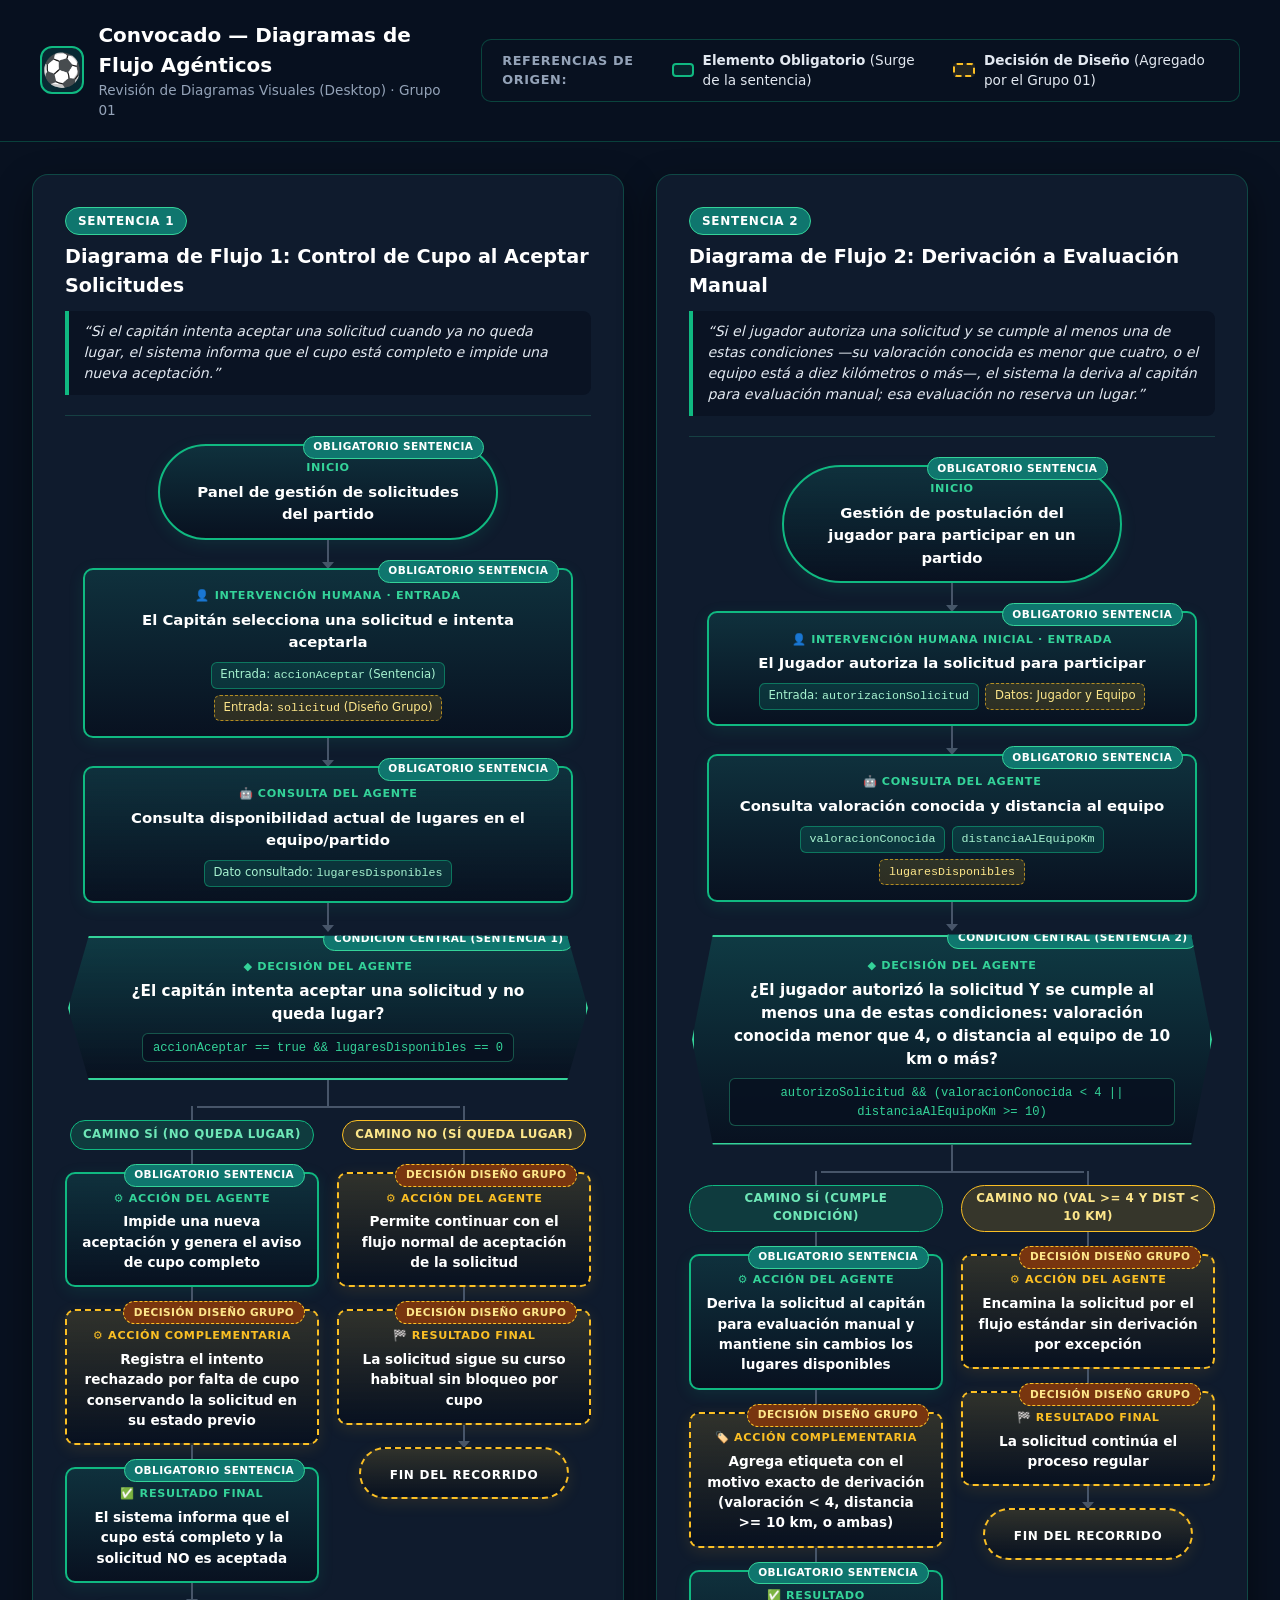
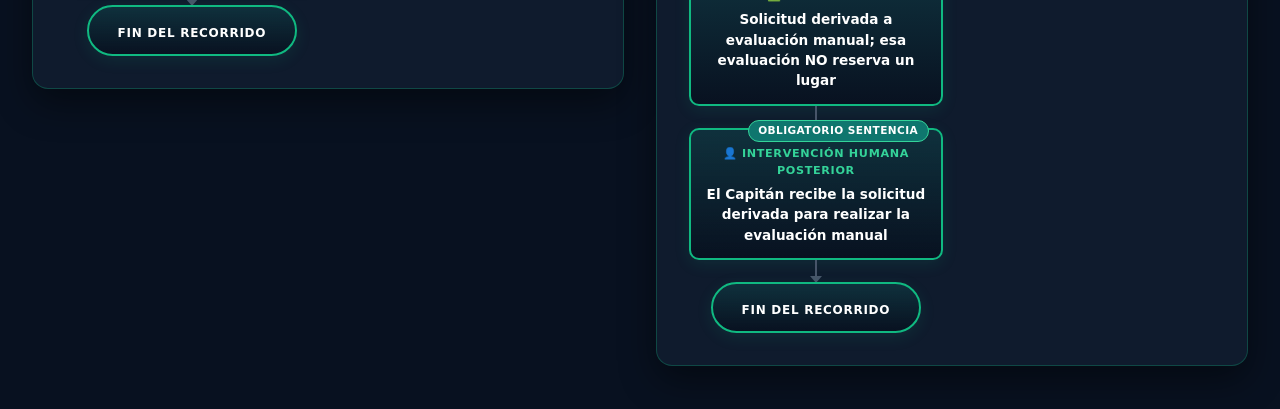
<file: diagramas.html>
<!DOCTYPE html>
<html lang="es">

<head>
  <meta charset="UTF-8" />
  <meta name="viewport" content="width=device-width, initial-scale=1.0" />
  <title>Diagramas de Flujo Visuales - Convocado (Grupo 01)</title>
  <link rel="stylesheet" href="diagramas.css" />
</head>

<body>

  <header class="page-header">
    <div class="header-inner">
      <div class="brand">
        <span class="brand-icon" aria-hidden="true">⚽</span>
        <div>
          <h1>Convocado — Diagramas de Flujo Agénticos</h1>
          <p>Revisión de Diagramas Visuales (Desktop) · Grupo 01</p>
        </div>
      </div>

      <!-- Leyenda Global de Origen -->
      <div class="legend" aria-label="Leyenda de distinción visual">
        <div class="legend-title">Referencias de Origen:</div>
        <div class="legend-item">
          <span class="legend-swatch swatch-mandatory"></span>
          <span><strong>Elemento Obligatorio</strong> (Surge de la sentencia)</span>
        </div>
        <div class="legend-item">
          <span class="legend-swatch swatch-design"></span>
          <span><strong>Decisión de Diseño</strong> (Agregado por el Grupo 01)</span>
        </div>
      </div>
    </div>
  </header>

  <main class="diagrams-grid">

    <!-- ===================================================================
         DIAGRAMA 1: SENTENCIA 1 (CONTROL DE CUPO)
         =================================================================== -->
    <section class="diagram-card" aria-labelledby="titulo-diagrama-1">
      <div class="diagram-header">
        <span class="sentence-tag">Sentencia 1</span>
        <h2 id="titulo-diagrama-1">Diagrama de Flujo 1: Control de Cupo al Aceptar Solicitudes</h2>
        <blockquote class="sentence-quote">
          “Si el capitán intenta aceptar una solicitud cuando ya no queda lugar, el sistema informa que el cupo está
          completo e impide una nueva aceptación.”
        </blockquote>
      </div>

      <div class="flowchart">

        <!-- 1. INICIO -->
        <div class="node node-terminal node-mandatory">
          <span class="node-origin-badge badge-mandatory">Obligatorio Sentencia</span>
          <div class="node-type">INICIO</div>
          <div class="node-title">Panel de gestión de solicitudes del partido</div>
        </div>

        <div class="connector-vertical"></div>

        <!-- 2. INTERVENCIÓN HUMANA + ENTRADA -->
        <div class="node node-human node-mandatory">
          <span class="node-origin-badge badge-mandatory">Obligatorio Sentencia</span>
          <div class="node-type">👤 INTERVENCIÓN HUMANA · ENTRADA</div>
          <div class="node-title">El Capitán selecciona una solicitud e intenta aceptarla</div>
          <div class="node-meta">
            <span class="meta-pill pill-mandatory">Entrada: <code>accionAceptar</code> (Sentencia)</span>
            <span class="meta-pill pill-design">Entrada: <code>solicitud</code> (Diseño Grupo)</span>
          </div>
        </div>

        <div class="connector-vertical"></div>

        <!-- 3. CONSULTA DEL AGENTE -->
        <div class="node node-agent-query node-mandatory">
          <span class="node-origin-badge badge-mandatory">Obligatorio Sentencia</span>
          <div class="node-type">🤖 CONSULTA DEL AGENTE</div>
          <div class="node-title">Consulta disponibilidad actual de lugares en el equipo/partido</div>
          <div class="node-meta">
            <span class="meta-pill pill-mandatory">Dato consultado: <code>lugaresDisponibles</code></span>
          </div>
        </div>

        <div class="connector-vertical"></div>

        <!-- 4. DECISIÓN CENTRAL -->
        <div class="decision-wrapper">
          <div class="node node-decision node-mandatory">
            <span class="node-origin-badge badge-mandatory">Condición Central (Sentencia 1)</span>
            <div class="node-type">◆ DECISIÓN DEL AGENTE</div>
            <div class="node-question">
              ¿El capitán intenta aceptar una solicitud y no queda lugar?
            </div>
            <div class="node-code"><code>accionAceptar == true && lugaresDisponibles == 0</code></div>
          </div>
        </div>

        <!-- BIFURCACIÓN SÍ / NO -->
        <div class="branches-container">
          <!-- Conector horizontal superior de bifurcación -->
          <div class="branch-split-bar"></div>

          <!-- CAMINO SÍ (IZQUIERDA) -->
          <div class="branch-column branch-yes">
            <div class="branch-badge badge-yes">CAMINO SÍ (No queda lugar)</div>
            <div class="connector-vertical short"></div>

            <!-- Acción Obligatoria -->
            <div class="node node-action node-mandatory">
              <span class="node-origin-badge badge-mandatory">Obligatorio Sentencia</span>
              <div class="node-type">⚙️ ACCIÓN DEL AGENTE</div>
              <div class="node-title">Impide una nueva aceptación y genera el aviso de cupo completo</div>
            </div>

            <div class="connector-vertical short"></div>

            <!-- Acción Diseño del Grupo -->
            <div class="node node-action node-design">
              <span class="node-origin-badge badge-design">Decisión Diseño Grupo</span>
              <div class="node-type">⚙️ ACCIÓN COMPLEMENTARIA</div>
              <div class="node-title">Registra el intento rechazado por falta de cupo conservando la solicitud en su
                estado previo</div>
            </div>

            <div class="connector-vertical short"></div>

            <!-- Resultado Final SÍ -->
            <div class="node node-result node-mandatory">
              <span class="node-origin-badge badge-mandatory">Obligatorio Sentencia</span>
              <div class="node-type">✅ RESULTADO FINAL</div>
              <div class="node-title">El sistema informa que el cupo está completo y la solicitud NO es aceptada</div>
            </div>

            <div class="connector-vertical short"></div>

            <div class="node node-terminal-end node-mandatory">
              FIN DEL RECORRIDO
            </div>
          </div>

          <!-- CAMINO NO (DERECHA) -->
          <div class="branch-column branch-no">
            <div class="branch-badge badge-no">CAMINO NO (Sí queda lugar)</div>
            <div class="connector-vertical short"></div>

            <!-- Acción Camino NO -->
            <div class="node node-action node-design">
              <span class="node-origin-badge badge-design">Decisión Diseño Grupo</span>
              <div class="node-type">⚙️ ACCIÓN DEL AGENTE</div>
              <div class="node-title">Permite continuar con el flujo normal de aceptación de la solicitud</div>
            </div>

            <div class="connector-vertical short"></div>

            <!-- Resultado Camino NO -->
            <div class="node node-result node-design">
              <span class="node-origin-badge badge-design">Decisión Diseño Grupo</span>
              <div class="node-type">🏁 RESULTADO FINAL</div>
              <div class="node-title">La solicitud sigue su curso habitual sin bloqueo por cupo</div>
            </div>

            <div class="connector-vertical short"></div>

            <div class="node node-terminal-end node-design">
              FIN DEL RECORRIDO
            </div>
          </div>
        </div>

      </div>
    </section>

    <!-- ===================================================================
         DIAGRAMA 2: SENTENCIA 2 (DERIVACIÓN A EVALUACIÓN MANUAL)
         =================================================================== -->
    <section class="diagram-card" aria-labelledby="titulo-diagrama-2">
      <div class="diagram-header">
        <span class="sentence-tag">Sentencia 2</span>
        <h2 id="titulo-diagrama-2">Diagrama de Flujo 2: Derivación a Evaluación Manual</h2>
        <blockquote class="sentence-quote">
          “Si el jugador autoriza una solicitud y se cumple al menos una de estas condiciones —su valoración conocida es menor que cuatro, o el equipo está a diez kilómetros o más—, el sistema la deriva al capitán para evaluación manual; esa evaluación no reserva un lugar.”
        </blockquote>
      </div>

      <div class="flowchart">

        <!-- 1. INICIO -->
        <div class="node node-terminal node-mandatory">
          <span class="node-origin-badge badge-mandatory">Obligatorio Sentencia</span>
          <div class="node-type">INICIO</div>
          <div class="node-title">Gestión de postulación del jugador para participar en un partido</div>
        </div>

        <div class="connector-vertical"></div>

        <!-- 2. INTERVENCIÓN HUMANA INICIAL + ENTRADA -->
        <div class="node node-human node-mandatory">
          <span class="node-origin-badge badge-mandatory">Obligatorio Sentencia</span>
          <div class="node-type">👤 INTERVENCIÓN HUMANA INICIAL · ENTRADA</div>
          <div class="node-title">El Jugador autoriza la solicitud para participar</div>
          <div class="node-meta">
            <span class="meta-pill pill-mandatory">Entrada: <code>autorizacionSolicitud</code></span>
            <span class="meta-pill pill-design">Datos: Jugador y Equipo</span>
          </div>
        </div>

        <div class="connector-vertical"></div>

        <!-- 3. CONSULTA DEL AGENTE -->
        <div class="node node-agent-query node-mandatory">
          <span class="node-origin-badge badge-mandatory">Obligatorio Sentencia</span>
          <div class="node-type">🤖 CONSULTA DEL AGENTE</div>
          <div class="node-title">Consulta valoración conocida y distancia al equipo</div>
          <div class="node-meta">
            <span class="meta-pill pill-mandatory"><code>valoracionConocida</code></span>
            <span class="meta-pill pill-mandatory"><code>distanciaAlEquipoKm</code></span>
            <span class="meta-pill pill-design"><code>lugaresDisponibles</code></span>
          </div>
        </div>

        <div class="connector-vertical"></div>

        <!-- 4. DECISIÓN CENTRAL -->
        <div class="decision-wrapper">
          <div class="node node-decision node-mandatory">
            <span class="node-origin-badge badge-mandatory">Condición Central (Sentencia 2)</span>
            <div class="node-type">◆ DECISIÓN DEL AGENTE</div>
            <div class="node-question">
              ¿El jugador autorizó la solicitud Y se cumple al menos una de estas condiciones: valoración conocida menor que 4, o distancia al equipo de 10 km o más?
            </div>
            <div class="node-code">
              <code>autorizoSolicitud && (valoracionConocida &lt; 4 || distanciaAlEquipoKm &gt;= 10)</code></div>
          </div>
        </div>

        <!-- BIFURCACIÓN SÍ / NO -->
        <div class="branches-container">
          <div class="branch-split-bar"></div>

          <!-- CAMINO SÍ (IZQUIERDA) -->
          <div class="branch-column branch-yes">
            <div class="branch-badge badge-yes">CAMINO SÍ (Cumple condición)</div>
            <div class="connector-vertical short"></div>

            <!-- Acción Obligatoria -->
            <div class="node node-action node-mandatory">
              <span class="node-origin-badge badge-mandatory">Obligatorio Sentencia</span>
              <div class="node-type">⚙️ ACCIÓN DEL AGENTE</div>
              <div class="node-title">Deriva la solicitud al capitán para evaluación manual y mantiene sin cambios los
                lugares disponibles</div>
            </div>

            <div class="connector-vertical short"></div>

            <!-- Acción Diseño del Grupo -->
            <div class="node node-action node-design">
              <span class="node-origin-badge badge-design">Decisión Diseño Grupo</span>
              <div class="node-type">🏷️ ACCIÓN COMPLEMENTARIA</div>
              <div class="node-title">Agrega etiqueta con el motivo exacto de derivación (valoración &lt; 4, distancia
                &gt;= 10 km, o ambas)</div>
            </div>

            <div class="connector-vertical short"></div>

            <!-- Resultado Obligatorio -->
            <div class="node node-result node-mandatory">
              <span class="node-origin-badge badge-mandatory">Obligatorio Sentencia</span>
              <div class="node-type">✅ RESULTADO</div>
              <div class="node-title">Solicitud derivada a evaluación manual; esa evaluación NO reserva un lugar</div>
            </div>

            <div class="connector-vertical short"></div>

            <!-- Intervención Humana Posterior -->
            <div class="node node-human node-mandatory">
              <span class="node-origin-badge badge-mandatory">Obligatorio Sentencia</span>
              <div class="node-type">👤 INTERVENCIÓN HUMANA POSTERIOR</div>
              <div class="node-title">El Capitán recibe la solicitud derivada para realizar la evaluación manual</div>
            </div>

            <div class="connector-vertical short"></div>

            <div class="node node-terminal-end node-mandatory">
              FIN DEL RECORRIDO
            </div>
          </div>

          <!-- CAMINO NO (DERECHA) -->
          <div class="branch-column branch-no">
            <div class="branch-badge badge-no">CAMINO NO (Val &gt;= 4 Y Dist &lt; 10 km)</div>
            <div class="connector-vertical short"></div>

            <!-- Acción Camino NO -->
            <div class="node node-action node-design">
              <span class="node-origin-badge badge-design">Decisión Diseño Grupo</span>
              <div class="node-type">⚙️ ACCIÓN DEL AGENTE</div>
              <div class="node-title">Encamina la solicitud por el flujo estándar sin derivación por excepción</div>
            </div>

            <div class="connector-vertical short"></div>

            <!-- Resultado Camino NO -->
            <div class="node node-result node-design">
              <span class="node-origin-badge badge-design">Decisión Diseño Grupo</span>
              <div class="node-type">🏁 RESULTADO FINAL</div>
              <div class="node-title">La solicitud continúa el proceso regular</div>
            </div>

            <div class="connector-vertical short"></div>

            <div class="node node-terminal-end node-design">
              FIN DEL RECORRIDO
            </div>
          </div>
        </div>

      </div>
    </section>

  </main>

</body>

</html>
</file>
<file: diagramas.css>
/* ==========================================================================
   ESTILOS DE DIAGRAMAS DE FLUJO VISUALES - CONVOCADO (GRUPO 01)
   Optimizado para Desktop, Tablet y Mobile — Paleta Oficial Convocado
   ========================================================================== */

:root {
  --bg-page: #081120;
  --bg-card: #0f1b2d;
  --bg-node: #081120;
  --text-primary: #ffffff;
  --text-secondary: #e2e8f0;
  --text-muted: #94a3b8;

  /* Paleta Oficial Convocado */
  --convocado-green-main: #0f766e;
  --convocado-green-sec: #10b981;
  --convocado-green-light: #34d399;
  --convocado-yellow-accent: #fbbf24;

  /* Colores para Elementos Obligatorios de la Sentencia (Verde Convocado) */
  --mandatory-border: #10b981;
  --mandatory-bg: rgba(16, 185, 129, 0.13);
  --mandatory-badge-bg: #0f766e;
  --mandatory-badge-text: #ffffff;

  /* Colores para Decisiones de Diseño del Grupo (Amarillo Acento Logo) */
  --design-border: #fbbf24;
  --design-bg: rgba(251, 191, 36, 0.11);
  --design-badge-bg: #78350f;
  --design-badge-text: #fde68a;

  /* Acentos de tipos de nodo alineados a la identidad verde/amarilla */
  --decision-accent: #34d399;
  --human-accent: #10b981;
  --yes-color: #10b981;
  --no-color: #fbbf24;
  --line-color: #475569;
}

* {
  box-sizing: border-box;
  margin: 0;
  padding: 0;
}

body {
  font-family: 'Segoe UI', system-ui, -apple-system, sans-serif;
  background-color: var(--bg-page);
  color: var(--text-primary);
  line-height: 1.5;
  padding-bottom: 3rem;
  overflow-x: hidden;
}

/* ==========================================================================
   ENCABEZADO Y LEYENDA DE ORIGEN
   ========================================================================== */
.page-header {
  background: rgba(8, 17, 32, 0.95);
  border-bottom: 1px solid rgba(16, 185, 129, 0.28);
  padding: 1.25rem 2.5rem;
  position: sticky;
  top: 0;
  z-index: 100;
  backdrop-filter: blur(8px);
}

.header-inner {
  max-width: 1560px;
  margin: 0 auto;
  display: flex;
  align-items: center;
  justify-content: space-between;
  gap: 2rem;
}

.brand {
  display: flex;
  align-items: center;
  gap: 0.9rem;
}

.brand-icon {
  font-size: 2rem;
  background: rgba(15, 118, 110, 0.25);
  border: 2px solid var(--mandatory-border);
  width: 48px;
  height: 48px;
  border-radius: 12px;
  display: flex;
  align-items: center;
  justify-content: center;
}

.brand h1 {
  font-size: 1.25rem;
  font-weight: 700;
  color: var(--text-primary);
}

.brand p {
  font-size: 0.85rem;
  color: var(--text-muted);
}

.legend {
  display: flex;
  align-items: center;
  gap: 1.5rem;
  background: #081120;
  padding: 0.65rem 1.25rem;
  border-radius: 10px;
  border: 1px solid rgba(16, 185, 129, 0.3);
}

.legend-title {
  font-size: 0.8rem;
  text-transform: uppercase;
  letter-spacing: 0.05em;
  color: var(--text-muted);
  font-weight: 700;
}

.legend-item {
  display: flex;
  align-items: center;
  gap: 0.55rem;
  font-size: 0.85rem;
  color: var(--text-secondary);
}

.legend-swatch {
  width: 22px;
  height: 14px;
  border-radius: 4px;
  display: inline-block;
  flex-shrink: 0;
}

.swatch-mandatory {
  background: var(--mandatory-bg);
  border: 2px solid var(--mandatory-border);
}

.swatch-design {
  background: var(--design-bg);
  border: 2px dashed var(--design-border);
}

/* ==========================================================================
   GRILLA DE LOS DOS DIAGRAMAS EN DESKTOP
   ========================================================================== */
.diagrams-grid {
  max-width: 1560px;
  margin: 2rem auto 0;
  padding: 0 2rem;
  display: grid;
  grid-template-columns: 1fr 1fr;
  gap: 2rem;
  align-items: start;
}

.diagram-card {
  background: var(--bg-card);
  border: 1px solid rgba(16, 185, 129, 0.28);
  border-radius: 16px;
  padding: 2rem;
  box-shadow: 0 14px 36px rgba(0, 0, 0, 0.45);
  width: 100%;
  overflow: hidden;
}

.diagram-header {
  margin-bottom: 1.75rem;
  border-bottom: 1px solid rgba(52, 211, 153, 0.2);
  padding-bottom: 1.25rem;
}

.sentence-tag {
  display: inline-block;
  background: var(--convocado-green-main);
  color: #ffffff;
  border: 1px solid var(--convocado-green-light);
  font-size: 0.75rem;
  font-weight: 700;
  text-transform: uppercase;
  letter-spacing: 0.06em;
  padding: 0.25rem 0.75rem;
  border-radius: 999px;
  margin-bottom: 0.5rem;
}

.diagram-header h2 {
  font-size: 1.2rem;
  margin-bottom: 0.65rem;
  color: #ffffff;
}

.sentence-quote {
  font-size: 0.88rem;
  color: var(--text-secondary);
  background: rgba(8, 17, 32, 0.75);
  border-left: 4px solid var(--mandatory-border);
  padding: 0.65rem 0.9rem;
  border-radius: 0 8px 8px 0;
  font-style: italic;
}

/* ==========================================================================
   ESTRUCTURA DEL DIAGRAMA DE FLUJO (NODOS Y CONECTORES)
   ========================================================================== */
.flowchart {
  display: flex;
  flex-direction: column;
  align-items: center;
  width: 100%;
}

.node {
  position: relative;
  width: 100%;
  max-width: 490px;
  background: var(--bg-node);
  border-radius: 10px;
  padding: 1.15rem 1.15rem 0.9rem;
  text-align: center;
  transition: transform 0.15s ease, box-shadow 0.15s ease;
  overflow-wrap: break-word;
  word-wrap: break-word;
}

/* Distinción visual clave: Obligatorio (Verde) vs. Diseño del Grupo (Amarillo) */
.node-mandatory {
  border: 2px solid var(--mandatory-border);
  background: linear-gradient(180deg, rgba(15, 118, 110, 0.24) 0%, rgba(8, 17, 32, 0.96) 100%);
  box-shadow: 0 4px 16px rgba(16, 185, 129, 0.12);
}

.node-design {
  border: 2px dashed var(--design-border);
  background: linear-gradient(180deg, rgba(251, 191, 36, 0.14) 0%, rgba(8, 17, 32, 0.96) 100%);
  box-shadow: 0 4px 16px rgba(251, 191, 36, 0.1);
}

/* Etiqueta flotante de origen en cada nodo */
.node-origin-badge {
  position: absolute;
  top: -10px;
  right: 12px;
  font-size: 0.66rem;
  font-weight: 700;
  text-transform: uppercase;
  letter-spacing: 0.04em;
  padding: 0.16rem 0.6rem;
  border-radius: 999px;
}

.badge-mandatory {
  background: var(--mandatory-badge-bg);
  color: var(--mandatory-badge-text);
  border: 1px solid var(--convocado-green-light);
}

.badge-design {
  background: var(--design-badge-bg);
  color: var(--design-badge-text);
  border: 1px dashed var(--design-border);
}

/* Formas según tipo de nodo de diagrama */
.node-terminal {
  max-width: 340px;
  border-radius: 999px;
  padding: 0.9rem 1.4rem 0.75rem;
}

.node-terminal-end {
  max-width: 210px;
  border-radius: 999px;
  padding: 0.45rem 1rem;
  font-size: 0.75rem;
  font-weight: 700;
  letter-spacing: 0.06em;
}

.node-decision {
  max-width: 520px;
  border-width: 2.5px;
  border-color: var(--convocado-green-light);
  background: linear-gradient(180deg, rgba(15, 118, 110, 0.34) 0%, rgba(8, 17, 32, 0.97) 100%);
  clip-path: polygon(4% 0%, 96% 0%, 100% 50%, 96% 100%, 4% 100%, 0% 50%);
  padding: 1.35rem 2.2rem 1.05rem;
}

.decision-wrapper {
  width: 100%;
  display: flex;
  justify-content: center;
  position: relative;
  padding-top: 0.3rem;
}

.node-type {
  font-size: 0.7rem;
  font-weight: 800;
  letter-spacing: 0.06em;
  text-transform: uppercase;
  color: var(--convocado-green-light);
  margin-bottom: 0.25rem;
}

.node-design .node-type {
  color: var(--convocado-yellow-accent);
}

.node-title {
  font-size: 0.93rem;
  font-weight: 600;
  color: var(--text-primary);
}

.node-question {
  font-size: 0.96rem;
  font-weight: 700;
  color: #ffffff;
  margin: 0.2rem 0 0.45rem;
}

.node-code {
  font-size: 0.76rem;
  color: var(--convocado-green-light);
  background: rgba(8, 17, 32, 0.85);
  display: inline-block;
  max-width: 100%;
  padding: 0.22rem 0.65rem;
  border-radius: 6px;
  border: 1px solid rgba(52, 211, 153, 0.35);
  white-space: normal;
  word-break: break-word;
}

/* Metadatos internos de entrada/consulta */
.node-meta {
  margin-top: 0.55rem;
  display: flex;
  flex-wrap: wrap;
  justify-content: center;
  gap: 0.4rem;
}

.meta-pill {
  font-size: 0.73rem;
  padding: 0.18rem 0.55rem;
  border-radius: 6px;
}

.pill-mandatory {
  background: rgba(15, 118, 110, 0.28);
  color: #a7f3d0;
  border: 1px solid rgba(16, 185, 129, 0.5);
}

.pill-design {
  background: rgba(251, 191, 36, 0.15);
  color: #fde68a;
  border: 1px dashed rgba(251, 191, 36, 0.65);
}

/* ==========================================================================
   CONECTORES Y FLECHAS
   ========================================================================== */
.connector-vertical {
  width: 2px;
  height: 28px;
  background-color: var(--line-color);
  position: relative;
}

.connector-vertical.short {
  height: 22px;
}

.connector-vertical::after {
  content: '';
  position: absolute;
  bottom: -1px;
  left: 50%;
  transform: translateX(-50%);
  border-left: 6px solid transparent;
  border-right: 6px solid transparent;
  border-top: 7px solid var(--line-color);
}

/* ==========================================================================
   BIFURCACIÓN DE CAMINOS SÍ / NO
   ========================================================================== */
.branches-container {
  width: 100%;
  position: relative;
  display: grid;
  grid-template-columns: 1fr 1fr;
  gap: 1.15rem;
  padding-top: 22px;
  margin-top: 4px;
}

.branches-container::before {
  content: '';
  position: absolute;
  top: -4px;
  left: 50%;
  transform: translateX(-50%);
  width: 2px;
  height: 26px;
  background-color: var(--line-color);
}

.branch-split-bar {
  position: absolute;
  top: 22px;
  left: 25%;
  right: 25%;
  height: 2px;
  background-color: var(--line-color);
}

.branch-column {
  display: flex;
  flex-direction: column;
  align-items: center;
  position: relative;
  min-width: 0;
}

.branch-column::before {
  content: '';
  position: absolute;
  top: 0;
  left: 50%;
  transform: translateX(-50%);
  width: 2px;
  height: 14px;
  background-color: var(--line-color);
}

.branch-badge {
  margin-top: 14px;
  font-size: 0.74rem;
  font-weight: 800;
  letter-spacing: 0.04em;
  padding: 0.3rem 0.75rem;
  border-radius: 999px;
  text-transform: uppercase;
  text-align: center;
}

.badge-yes {
  background: rgba(16, 185, 129, 0.2);
  color: #6ee7b7;
  border: 1.5px solid var(--yes-color);
}

.badge-no {
  background: rgba(251, 191, 36, 0.16);
  color: #fde68a;
  border: 1.5px solid var(--no-color);
}

.branch-column .node {
  padding: 1.05rem 0.9rem 0.8rem;
}

.branch-column .node-title {
  font-size: 0.85rem;
}

/* ==========================================================================
   ADAPTACIÓN RESPONSIVE DE DIAGRAMAS (TABLET Y MOBILE)
   ========================================================================== */
@media (max-width: 1100px) {
  .diagrams-grid {
    grid-template-columns: 1fr;
    padding: 0 1.25rem;
  }

  .header-inner {
    flex-direction: column;
    align-items: flex-start;
    gap: 1rem;
  }

  .legend {
    flex-wrap: wrap;
    width: 100%;
  }
}

@media (max-width: 680px) {
  .diagram-card {
    padding: 1.25rem 1rem;
  }

  .node-decision {
    clip-path: none;
    border-radius: 12px;
    padding: 1.35rem 1rem 1rem;
  }

  .node-origin-badge {
    position: static;
    display: inline-block;
    margin-bottom: 0.45rem;
  }

  .node,
  .branch-column .node {
    padding: 0.9rem 0.85rem;
  }

  /* Apilar Camino SÍ y Camino NO en pantallas móviles para evitar overflow horizontal */
  .branches-container {
    grid-template-columns: 1fr;
    gap: 1.75rem;
    padding-top: 12px;
  }

  .branch-split-bar {
    display: none;
  }

  .branches-container::before {
    height: 16px;
  }

  .branch-column::before {
    display: none;
  }

  .branch-badge {
    margin-top: 4px;
    width: 100%;
    max-width: 320px;
  }
}
</file>
<file: styles.css>
/* ==========================================================================
   ESTILOS GENERALES DE LA LANDING - CONVOCADO (GRUPO 01)
   Diseño Responsive Completo (Desktop, Tablet 1024px, Tablet 768px, Mobile 480px)
   Identidad Visual alineada al Logo Oficial de Convocado
   ========================================================================== */

:root {
    --bg-deep: #081120;
    --bg-section-alt: #0b1628;
    --surface-card: #0f1b2d;
    --surface-elevated: #081120;
    --border-subtle: #1e334d;
    --border-highlight: #0f766e;

    --brand-primary: #0f766e;
    --brand-secondary: #10b981;
    --brand-light: #34d399;
    --brand-yellow: #fbbf24;
    --brand-white: #ffffff;
}

html {
    scroll-behavior: smooth;
    overflow-x: hidden;
}

body {
    background-color: var(--bg-deep);
    color: var(--text-primary);
    font-family: 'Segoe UI', system-ui, -apple-system, BlinkMacSystemFont, sans-serif;
    width: 100%;
    max-width: 100vw;
    overflow-x: hidden;
    padding-bottom: 0;
}

.section-container {
    max-width: 1520px;
    margin: 0 auto;
    padding: 0 2.5rem;
}

/* ==========================================================================
   1. HEADER STICKY
   ========================================================================== */
.site-header {
    position: sticky;
    top: 0;
    z-index: 200;
    background: rgba(8, 17, 32, 0.94);
    backdrop-filter: blur(12px);
    border-bottom: 1px solid rgba(16, 185, 129, 0.3);
    box-shadow: 0 4px 24px rgba(0, 0, 0, 0.4);
}

.header-container {
    max-width: 1520px;
    margin: 0 auto;
    padding: 0.85rem 2.5rem;
    display: flex;
    align-items: center;
    justify-content: space-between;
    gap: 1.5rem;
    flex-wrap: wrap;
}

.brand-logo {
    display: flex;
    align-items: center;
    gap: 0.95rem;
    text-decoration: none;
    color: var(--brand-white);
}

.header-logo-container,
.hero-logo-container,
.footer-logo-container {
    background: var(--brand-white);
    border: 2px solid var(--brand-secondary);
    display: flex;
    align-items: center;
    justify-content: center;
    flex-shrink: 0;
}

.header-logo-container {
    height: 56px;
    padding: 4px 9px;
    border-radius: 11px;
    box-shadow: 0 0 18px rgba(16, 185, 129, 0.28);
}

.footer-logo-container {
    height: 56px;
    padding: 4px 9px;
    border-radius: 11px;
    box-shadow: 0 0 18px rgba(16, 185, 129, 0.25);
}

.convocado-logo-img {
    height: 100%;
    width: auto;
    max-width: 100%;
    object-fit: contain;
    display: block;
}

.brand-text {
    display: flex;
    flex-direction: column;
}

.brand-name {
    font-size: 1.18rem;
    font-weight: 800;
    letter-spacing: 0.06em;
    color: var(--brand-white);
}

.brand-group {
    font-size: 0.76rem;
    color: var(--brand-light);
    font-weight: 600;
}

.main-nav {
    display: flex;
    align-items: center;
    gap: 0.45rem;
    background: rgba(15, 27, 45, 0.85);
    padding: 0.35rem;
    border-radius: 999px;
    border: 1px solid rgba(16, 185, 129, 0.28);
    flex-wrap: wrap;
    justify-content: center;
}

.nav-link {
    color: var(--text-secondary);
    text-decoration: none;
    font-size: 0.88rem;
    font-weight: 600;
    padding: 0.45rem 1.15rem;
    border-radius: 999px;
    transition: all 0.2s ease;
    white-space: nowrap;
}

.nav-link:hover,
.nav-link.active {
    color: var(--brand-white);
    background: var(--brand-primary);
    box-shadow: 0 0 14px rgba(16, 185, 129, 0.35), inset 0 0 0 1px var(--brand-light);
}

.header-legend {
    display: flex;
    align-items: center;
    gap: 0.65rem;
    flex-wrap: wrap;
}

.legend-chip {
    display: inline-flex;
    align-items: center;
    gap: 0.45rem;
    font-size: 0.76rem;
    font-weight: 600;
    padding: 0.36rem 0.8rem;
    border-radius: 8px;
    background: var(--surface-elevated);
}

.chip-mandatory {
    border: 1px solid var(--brand-secondary);
    color: #a7f3d0;
}

.chip-design {
    border: 1px dashed var(--brand-yellow);
    color: #fde68a;
}

.dot {
    width: 8px;
    height: 8px;
    border-radius: 50%;
    flex-shrink: 0;
}

.dot-mandatory {
    background: var(--brand-secondary);
}

.dot-design {
    background: var(--brand-yellow);
}

/* ==========================================================================
   2. HERO / PRESENTACIÓN DE LA STARTUP
   ========================================================================== */
.hero-section {
    padding: 4.5rem 0 4.25rem;
    background:
        radial-gradient(circle at 18% 25%, rgba(15, 118, 110, 0.28), transparent 42%),
        radial-gradient(circle at 82% 28%, rgba(16, 185, 129, 0.14), transparent 42%),
        radial-gradient(circle at 50% 85%, rgba(251, 191, 36, 0.06), transparent 45%);
    border-bottom: 1px solid rgba(16, 185, 129, 0.25);
}

.hero-grid {
    display: grid;
    grid-template-columns: 1.25fr 0.95fr;
    gap: 3.25rem;
    align-items: center;
}

.eyebrow-badge {
    display: inline-flex;
    align-items: center;
    gap: 0.55rem;
    background: rgba(15, 118, 110, 0.25);
    border: 1px solid rgba(52, 211, 153, 0.45);
    color: var(--brand-light);
    font-size: 0.78rem;
    font-weight: 700;
    text-transform: uppercase;
    letter-spacing: 0.06em;
    padding: 0.38rem 0.95rem;
    border-radius: 999px;
    margin-bottom: 1.5rem;
    flex-wrap: wrap;
}

.hero-brand-lockup {
    display: flex;
    align-items: center;
    gap: 1.4rem;
    margin-bottom: 1.4rem;
}

.hero-logo-container {
    height: 136px;
    padding: 10px 16px;
    border-radius: 20px;
    border: 2.5px solid var(--brand-secondary);
    box-shadow:
        0 0 36px rgba(16, 185, 129, 0.42),
        0 12px 32px rgba(0, 0, 0, 0.45);
}

.startup-label {
    font-size: 0.82rem;
    font-weight: 800;
    letter-spacing: 0.15em;
    color: var(--brand-yellow);
    margin-bottom: 0.2rem;
}

.hero-title {
    font-size: 3.45rem;
    font-weight: 900;
    letter-spacing: -0.02em;
    line-height: 1.04;
    color: var(--brand-white);
    text-shadow: 0 4px 24px rgba(15, 118, 110, 0.55);
}

.hero-objective {
    font-size: 1.38rem;
    font-weight: 700;
    color: var(--brand-white);
    margin-bottom: 0.95rem;
    border-left: 4px solid var(--brand-secondary);
    padding-left: 1.1rem;
}

.hero-description {
    font-size: 1.02rem;
    color: var(--text-secondary);
    max-width: 680px;
    margin-bottom: 2rem;
    line-height: 1.6;
}

.hero-actions {
    display: flex;
    flex-wrap: wrap;
    gap: 0.9rem;
}

.btn {
    display: inline-flex;
    align-items: center;
    justify-content: center;
    text-decoration: none;
    font-size: 0.9rem;
    font-weight: 700;
    padding: 0.8rem 1.4rem;
    border-radius: 10px;
    transition: all 0.2s ease;
    cursor: pointer;
    text-align: center;
}

.btn-primary {
    background: linear-gradient(135deg, var(--brand-secondary) 0%, var(--brand-primary) 100%);
    color: var(--brand-white);
    border: 1px solid var(--brand-light);
    box-shadow: 0 6px 18px rgba(15, 118, 110, 0.4);
}

.btn-primary:hover {
    background: linear-gradient(135deg, var(--brand-light) 0%, var(--brand-secondary) 100%);
    color: #042f2e;
    transform: translateY(-1px);
}

.btn-secondary {
    background: var(--surface-card);
    color: var(--brand-white);
    border: 1px solid rgba(52, 211, 153, 0.4);
}

.btn-secondary:hover {
    border-color: var(--brand-yellow);
    color: var(--brand-yellow);
}

.btn-ghost {
    background: rgba(15, 118, 110, 0.18);
    color: #a7f3d0;
    border: 1px solid rgba(16, 185, 129, 0.4);
    padding: 0.55rem 1.05rem;
    border-radius: 8px;
    font-size: 0.83rem;
    font-weight: 700;
    cursor: pointer;
    text-decoration: none;
    transition: all 0.18s ease;
    display: inline-block;
}

.btn-ghost:hover {
    background: var(--brand-primary);
    border-color: var(--brand-light);
    color: var(--brand-white);
}

/* Foco visible accesible para navegación con teclado en botones y enlaces */
.brand-logo:focus-visible,
.nav-link:focus-visible,
.btn:focus-visible,
.btn-ghost:focus-visible {
    outline: 2px solid var(--brand-yellow);
    outline-offset: 3px;
    box-shadow: 0 0 0 4px rgba(251, 191, 36, 0.25);
}

/* Tarjeta lateral del Hero */
.hero-summary-card {
    background: var(--surface-card);
    border: 1px solid rgba(16, 185, 129, 0.32);
    border-radius: 16px;
    padding: 1.85rem;
    box-shadow: 0 18px 40px rgba(0, 0, 0, 0.45);
}

.summary-card-header {
    display: flex;
    align-items: center;
    gap: 0.65rem;
    padding-bottom: 1rem;
    border-bottom: 1px solid var(--border-subtle);
    margin-bottom: 1.25rem;
}

.status-indicator {
    width: 10px;
    height: 10px;
    border-radius: 50%;
    background: var(--brand-secondary);
    box-shadow: 0 0 10px var(--brand-secondary);
    flex-shrink: 0;
}

.summary-card-header h2 {
    font-size: 1.02rem;
    font-weight: 700;
    color: var(--brand-white);
}

.summary-rules {
    display: flex;
    flex-direction: column;
    gap: 1.05rem;
}

.summary-rule-item {
    display: flex;
    gap: 1rem;
    background: rgba(8, 17, 32, 0.72);
    padding: 1.1rem;
    border-radius: 12px;
    border: 1px solid rgba(16, 185, 129, 0.25);
}

.rule-num {
    font-size: 1.05rem;
    font-weight: 900;
    color: var(--brand-yellow);
    background: rgba(15, 118, 110, 0.35);
    border: 1px solid rgba(52, 211, 153, 0.4);
    width: 40px;
    height: 40px;
    border-radius: 9px;
    display: flex;
    align-items: center;
    justify-content: center;
    flex-shrink: 0;
}

.summary-rule-item h3 {
    font-size: 0.96rem;
    color: var(--brand-white);
    margin-bottom: 0.25rem;
}

.summary-rule-item p {
    font-size: 0.86rem;
    color: var(--text-secondary);
}

.summary-card-footer {
    margin-top: 1.2rem;
    padding-top: 0.9rem;
    border-top: 1px solid var(--border-subtle);
    font-size: 0.8rem;
    color: var(--brand-light);
    text-align: center;
    font-weight: 600;
}

/* ==========================================================================
   3. SECCIÓN NUESTRO ENFOQUE
   ========================================================================== */
.approach-section {
    padding: 4.5rem 0;
    border-bottom: 1px solid rgba(16, 185, 129, 0.22);
}

.approach-card {
    background: linear-gradient(180deg, rgba(15, 27, 45, 0.96) 0%, rgba(8, 17, 32, 0.96) 100%);
    border: 1px solid rgba(16, 185, 129, 0.32);
    border-radius: 18px;
    padding: 2.6rem 2.8rem;
    box-shadow: 0 14px 36px rgba(0, 0, 0, 0.35);
}

.approach-header {
    margin-bottom: 1.2rem;
}

.section-tag {
    display: inline-block;
    font-size: 0.76rem;
    font-weight: 800;
    text-transform: uppercase;
    letter-spacing: 0.08em;
    color: var(--brand-light);
    margin-bottom: 0.35rem;
}

.approach-header h2 {
    font-size: 1.65rem;
    color: var(--brand-white);
}

.approach-lead {
    font-size: 1.06rem;
    color: var(--text-secondary);
    line-height: 1.72;
    margin-bottom: 2rem;
}

.origin-comparison-banner {
    display: grid;
    grid-template-columns: 1fr 1fr;
    gap: 1.75rem;
    align-items: stretch;
}

.origin-box {
    padding: 1.35rem 1.5rem;
    border-radius: 14px;
    display: flex;
    flex-direction: column;
    justify-content: center;
}

.origin-mandatory {
    background: linear-gradient(135deg, rgba(15, 118, 110, 0.22) 0%, rgba(8, 17, 32, 0.85) 100%);
    border: 2px solid var(--brand-secondary);
}

.origin-design {
    background: linear-gradient(135deg, rgba(251, 191, 36, 0.12) 0%, rgba(8, 17, 32, 0.85) 100%);
    border: 2px dashed var(--brand-yellow);
}

.origin-badge {
    display: inline-block;
    align-self: flex-start;
    font-size: 0.73rem;
    font-weight: 800;
    text-transform: uppercase;
    letter-spacing: 0.05em;
    padding: 0.24rem 0.75rem;
    border-radius: 999px;
    margin-bottom: 0.6rem;
}

.origin-box p {
    font-size: 0.92rem;
    color: var(--text-secondary);
    line-height: 1.55;
}

/* ==========================================================================
   4. SECCIONES SENTENCIA 1 Y SENTENCIA 2 (SPLIT LAYOUT DESKTOP 45% / 55%)
   ========================================================================== */
.sentence-section {
    padding: 4.75rem 0;
    border-bottom: 1px solid rgba(16, 185, 129, 0.24);
}

.sentence-section.alt-bg {
    background-color: var(--bg-section-alt);
}

.section-heading-bar {
    display: flex;
    align-items: flex-end;
    justify-content: space-between;
    gap: 1rem;
    margin-bottom: 2.1rem;
    padding-bottom: 1.15rem;
    border-bottom: 1px solid var(--border-subtle);
    flex-wrap: wrap;
}

.section-main-title {
    font-size: 1.75rem;
    color: var(--brand-white);
}

.sentence-split-layout {
    display: grid;
    grid-template-columns: 45fr 55fr;
    gap: 2.25rem;
    align-items: start;
}

.sentence-left-col,
.sentence-right-col {
    min-width: 0;
}

.sentence-left-col {
    display: flex;
    flex-direction: column;
    gap: 1.5rem;
}

/* Caja destacada de Sentencia Oficial */
.official-sentence-box {
    background: linear-gradient(135deg, rgba(15, 118, 110, 0.26) 0%, rgba(8, 17, 32, 0.96) 100%);
    border: 2px solid var(--brand-secondary);
    border-radius: 14px;
    padding: 1.55rem 1.7rem;
    box-shadow: 0 8px 26px rgba(15, 118, 110, 0.18);
}

.box-label {
    margin-bottom: 0.65rem;
}

.badge-mandatory-inline {
    display: inline-block;
    background: var(--brand-primary);
    color: var(--brand-white);
    border: 1px solid var(--brand-light);
    font-size: 0.72rem;
    font-weight: 800;
    text-transform: uppercase;
    letter-spacing: 0.05em;
    padding: 0.22rem 0.7rem;
    border-radius: 999px;
}

.official-sentence-box blockquote {
    font-size: 1.04rem;
    font-weight: 600;
    color: var(--brand-white);
    line-height: 1.62;
}

/* Tarjetas de Análisis y Propuesta */
.info-card {
    background: var(--surface-card);
    border: 1px solid var(--border-subtle);
    border-radius: 14px;
    padding: 1.65rem 1.75rem;
}

.card-title {
    font-size: 1.08rem;
    font-weight: 700;
    color: var(--brand-white);
    margin-bottom: 1.1rem;
    padding-bottom: 0.65rem;
    border-bottom: 1px solid rgba(16, 185, 129, 0.25);
}

.analysis-list {
    list-style: none;
    display: flex;
    flex-direction: column;
    gap: 0.9rem;
}

.analysis-list li {
    display: grid;
    grid-template-columns: 170px 1fr;
    gap: 0.85rem;
    font-size: 0.93rem;
    line-height: 1.55;
}

.analysis-key {
    font-weight: 700;
    color: var(--brand-light);
}

.analysis-val {
    color: var(--text-secondary);
    overflow-wrap: break-word;
}

.analysis-val code {
    background: rgba(8, 17, 32, 0.9);
    color: var(--brand-yellow);
    border: 1px solid rgba(251, 191, 36, 0.3);
    padding: 0.12rem 0.45rem;
    border-radius: 4px;
    font-size: 0.84rem;
    word-break: break-word;
}

/* Bloques de Propuesta Agéntica separados por origen */
.proposal-split-block {
    padding: 1.15rem 1.25rem;
    border-radius: 11px;
    margin-top: 1rem;
}

.proposal-split-block p {
    font-size: 0.92rem;
    color: var(--text-secondary);
    margin-top: 0.55rem;
    line-height: 1.58;
}

.mandatory-block {
    background: rgba(15, 118, 110, 0.16);
    border: 1.5px solid var(--brand-secondary);
}

.design-block {
    background: rgba(251, 191, 36, 0.1);
    border: 1.5px dashed var(--brand-yellow);
}

.origin-pill {
    display: inline-block;
    font-size: 0.72rem;
    font-weight: 800;
    text-transform: uppercase;
    letter-spacing: 0.04em;
    padding: 0.2rem 0.65rem;
    border-radius: 6px;
}

/* ==========================================================================
   5. DESPLEGABLES (DETAILS / SUMMARY)
   ========================================================================== */
.accordions-group {
    display: flex;
    flex-direction: column;
    gap: 1rem;
}

.custom-details {
    background: var(--surface-card);
    border: 1px solid var(--border-subtle);
    border-radius: 12px;
    overflow: hidden;
    transition: border-color 0.2s ease, box-shadow 0.2s ease;
}

.custom-details:hover {
    border-color: rgba(52, 211, 153, 0.55);
}

.custom-details[open] {
    border-color: var(--brand-secondary);
    box-shadow: 0 6px 20px rgba(0, 0, 0, 0.3);
}

.details-summary {
    list-style: none;
    display: flex;
    align-items: center;
    justify-content: space-between;
    gap: 1rem;
    padding: 1.05rem 1.35rem;
    cursor: pointer;
    font-size: 0.94rem;
    font-weight: 700;
    color: var(--brand-white);
    background: rgba(8, 17, 32, 0.65);
    user-select: none;
    transition: background 0.18s ease, color 0.18s ease;
}

.details-summary::-webkit-details-marker {
    display: none;
}

.details-summary:hover {
    background: rgba(15, 118, 110, 0.32);
    color: var(--brand-light);
}

.details-summary:focus-visible {
    outline: 2px solid var(--brand-yellow);
    outline-offset: -2px;
    background: rgba(15, 118, 110, 0.32);
    color: var(--brand-light);
}

.details-summary:focus-visible .summary-chevron {
    background: var(--brand-primary);
    border-color: var(--brand-yellow);
}

.summary-chevron {
    width: 28px;
    height: 28px;
    border-radius: 7px;
    background: rgba(15, 118, 110, 0.35);
    border: 1px solid var(--brand-secondary);
    color: var(--brand-yellow);
    font-size: 0.78rem;
    display: inline-flex;
    align-items: center;
    justify-content: center;
    flex-shrink: 0;
    transition: transform 0.22s ease, background 0.18s ease;
}

.details-summary:hover .summary-chevron {
    background: var(--brand-primary);
    border-color: var(--brand-yellow);
}

.custom-details[open] .summary-chevron {
    transform: rotate(180deg);
    background: var(--brand-primary);
}

.details-body {
    padding: 1.35rem 1.55rem;
    border-top: 1px solid var(--border-subtle);
    font-size: 0.9rem;
    color: var(--text-secondary);
    line-height: 1.6;
    overflow-x: auto;
}

.details-body h4 {
    font-size: 0.9rem;
    font-weight: 700;
    color: var(--brand-light);
    margin: 1rem 0 0.45rem;
}

.details-body h4:first-child {
    margin-top: 0;
}

.details-body ul {
    padding-left: 1.25rem;
    display: flex;
    flex-direction: column;
    gap: 0.45rem;
}

.details-body p {
    margin-bottom: 0.65rem;
}

/* Tabla comparativa dentro del desplegable */
.origin-table {
    width: 100%;
    border-collapse: collapse;
    margin: 0.6rem 0 1.1rem;
    font-size: 0.84rem;
}

.origin-table th,
.origin-table td {
    border: 1px solid var(--border-subtle);
    padding: 0.55rem 0.75rem;
    text-align: left;
}

.origin-table th {
    background: rgba(8, 17, 32, 0.92);
    color: var(--brand-white);
    font-weight: 700;
}

.table-badge {
    display: inline-block;
    font-size: 0.68rem;
    font-weight: 700;
    padding: 0.16rem 0.55rem;
    border-radius: 999px;
    white-space: nowrap;
}

/* ==========================================================================
   6. AJUSTES DEL DIAGRAMA INTEGRADO EN LA COLUMNA DERECHA
   ========================================================================== */
.diagram-header-top {
    display: flex;
    align-items: center;
    justify-content: space-between;
    gap: 0.75rem;
    margin-bottom: 0.45rem;
    flex-wrap: wrap;
}

.diagram-status {
    font-size: 0.75rem;
    color: var(--brand-light);
    font-weight: 600;
}

.diagram-header h3 {
    font-size: 1.18rem;
    color: var(--brand-white);
}

.diagram-footer-legend {
    margin-top: 1.6rem;
    padding-top: 1.1rem;
    border-top: 1px solid var(--border-subtle);
    display: flex;
    justify-content: center;
    gap: 1.5rem;
    flex-wrap: wrap;
}

/* ==========================================================================
   7. FOOTER INSTITUCIONAL Y SECCIÓN DE INTEGRANTES (GRUPO 01)
   ========================================================================== */
.site-footer {
    background: linear-gradient(180deg, #081120 0%, #050b14 100%);
    border-top: 2px solid var(--brand-primary);
    box-shadow: 0 -4px 24px rgba(15, 118, 110, 0.15);
    padding: 2.75rem 0 2.5rem;
}

.footer-inner {
    display: flex;
    align-items: center;
    justify-content: space-between;
    gap: 2rem;
    padding-bottom: 1.85rem;
    border-bottom: 1px solid var(--border-subtle);
}

.footer-brand {
    display: flex;
    align-items: center;
    gap: 1rem;
}

.footer-brand strong {
    color: var(--brand-white);
    font-size: 1rem;
    letter-spacing: 0.02em;
}

.footer-brand p {
    font-size: 0.84rem;
    color: var(--brand-light);
    margin-top: 0.15rem;
}

.footer-meta {
    text-align: center;
    font-size: 0.86rem;
    color: var(--text-secondary);
}

.footer-meta strong {
    color: var(--brand-yellow);
}

/* Bloque de Integrantes del Grupo 01 */
.footer-team {
    padding-top: 1.65rem;
    display: flex;
    flex-direction: column;
    align-items: center;
    gap: 1rem;
}

.footer-team-title {
    font-size: 0.82rem;
    font-weight: 800;
    text-transform: uppercase;
    letter-spacing: 0.1em;
    color: var(--brand-light);
}

.footer-team-list {
    list-style: none;
    display: flex;
    flex-wrap: wrap;
    justify-content: center;
    gap: 0.75rem;
}

.footer-team-member {
    background: rgba(15, 27, 45, 0.9);
    border: 1px solid rgba(16, 185, 129, 0.35);
    color: var(--brand-white);
    font-size: 0.86rem;
    font-weight: 600;
    padding: 0.48rem 1.1rem;
    border-radius: 999px;
    display: inline-flex;
    align-items: center;
    gap: 0.45rem;
    box-shadow: 0 4px 12px rgba(0, 0, 0, 0.25);
}

.footer-team-member::before {
    content: '';
    width: 7px;
    height: 7px;
    border-radius: 50%;
    background: var(--brand-yellow);
}

/* ==========================================================================
   8. MEDIA QUERIES — RESPONSIVE DESIGN
   - Tablet (1024px aprox.)
   - Tablet pequeña (768px aprox.)
   - Mobile (480px aprox.)
   ========================================================================== */

/* Tablet (hasta 1080px / 1024px) */
@media (max-width: 1080px) {

    .section-container,
    .header-container {
        padding-left: 1.5rem;
        padding-right: 1.5rem;
    }

    .header-container {
        justify-content: space-between;
    }

    .header-legend {
        width: 100%;
        justify-content: center;
        padding-top: 0.35rem;
        border-top: 1px solid rgba(30, 51, 77, 0.6);
    }

    .hero-grid {
        grid-template-columns: 1fr;
        gap: 2.25rem;
    }

    .hero-description {
        max-width: 100%;
    }

    /* Cambiar layout 45/55 a 1 columna (primero análisis, luego diagrama) */
    .sentence-split-layout {
        grid-template-columns: 1fr;
        gap: 2rem;
    }
}

/* Tablet pequeña (hasta 768px) */
@media (max-width: 768px) {

    .section-container,
    .header-container {
        padding-left: 1.15rem;
        padding-right: 1.15rem;
    }

    .header-container {
        flex-direction: column;
        align-items: center;
        gap: 0.85rem;
        padding-top: 0.75rem;
        padding-bottom: 0.75rem;
    }

    .main-nav {
        width: 100%;
        justify-content: center;
        border-radius: 14px;
    }

    .nav-link {
        font-size: 0.82rem;
        padding: 0.42rem 0.85rem;
    }

    .hero-section {
        padding: 3rem 0;
    }

    .hero-title {
        font-size: 2.65rem;
    }

    .hero-objective {
        font-size: 1.18rem;
    }

    .approach-section,
    .sentence-section {
        padding: 3.25rem 0;
    }

    .approach-card {
        padding: 1.75rem 1.5rem;
    }

    /* Tarjetas comparativas de Nuestro Enfoque en una sola columna */
    .origin-comparison-banner {
        grid-template-columns: 1fr;
        gap: 1.15rem;
    }

    .section-heading-bar {
        flex-direction: column;
        align-items: flex-start;
        gap: 0.9rem;
    }

    .section-main-title {
        font-size: 1.45rem;
    }

    .analysis-list li {
        grid-template-columns: 1fr;
        gap: 0.25rem;
    }

    /* Footer apilado verticalmente */
    .footer-inner {
        flex-direction: column;
        text-align: center;
        gap: 1.35rem;
    }

    .footer-brand {
        flex-direction: column;
        text-align: center;
    }
}

/* Mobile (hasta 480px) */
@media (max-width: 480px) {

    .section-container,
    .header-container {
        padding-left: 1rem;
        padding-right: 1rem;
    }

    .brand-logo {
        gap: 0.7rem;
    }

    .header-logo-container {
        height: 48px;
    }

    .main-nav {
        display: grid;
        grid-template-columns: 1fr 1fr;
        gap: 0.35rem;
        padding: 0.4rem;
    }

    .nav-link {
        text-align: center;
        padding: 0.45rem 0.5rem;
        font-size: 0.8rem;
    }

    .header-legend {
        flex-direction: column;
        align-items: stretch;
        gap: 0.4rem;
    }

    .legend-chip {
        justify-content: center;
    }

    .hero-brand-lockup {
        flex-direction: column;
        align-items: flex-start;
        gap: 1rem;
    }

    .hero-logo-container {
        height: 110px;
    }

    .hero-title {
        font-size: 2.25rem;
    }

    /* Botones en columna en mobile */
    .hero-actions {
        flex-direction: column;
        align-items: stretch;
    }

    .hero-actions .btn {
        width: 100%;
    }

    .hero-summary-card,
    .info-card,
    .official-sentence-box,
    .approach-card {
        padding: 1.25rem 1.1rem;
    }

    .summary-rule-item {
        flex-direction: column;
        gap: 0.65rem;
    }

    .details-summary {
        padding: 0.9rem 1rem;
        font-size: 0.86rem;
    }

    .details-body {
        padding: 1rem;
    }

    .origin-table th,
    .origin-table td {
        padding: 0.45rem 0.5rem;
        font-size: 0.78rem;
    }

    .table-badge {
        white-space: normal;
        text-align: center;
    }

    .footer-team-list {
        flex-direction: column;
        width: 100%;
    }

    .footer-team-member {
        justify-content: center;
        width: 100%;
    }
}
</file>
